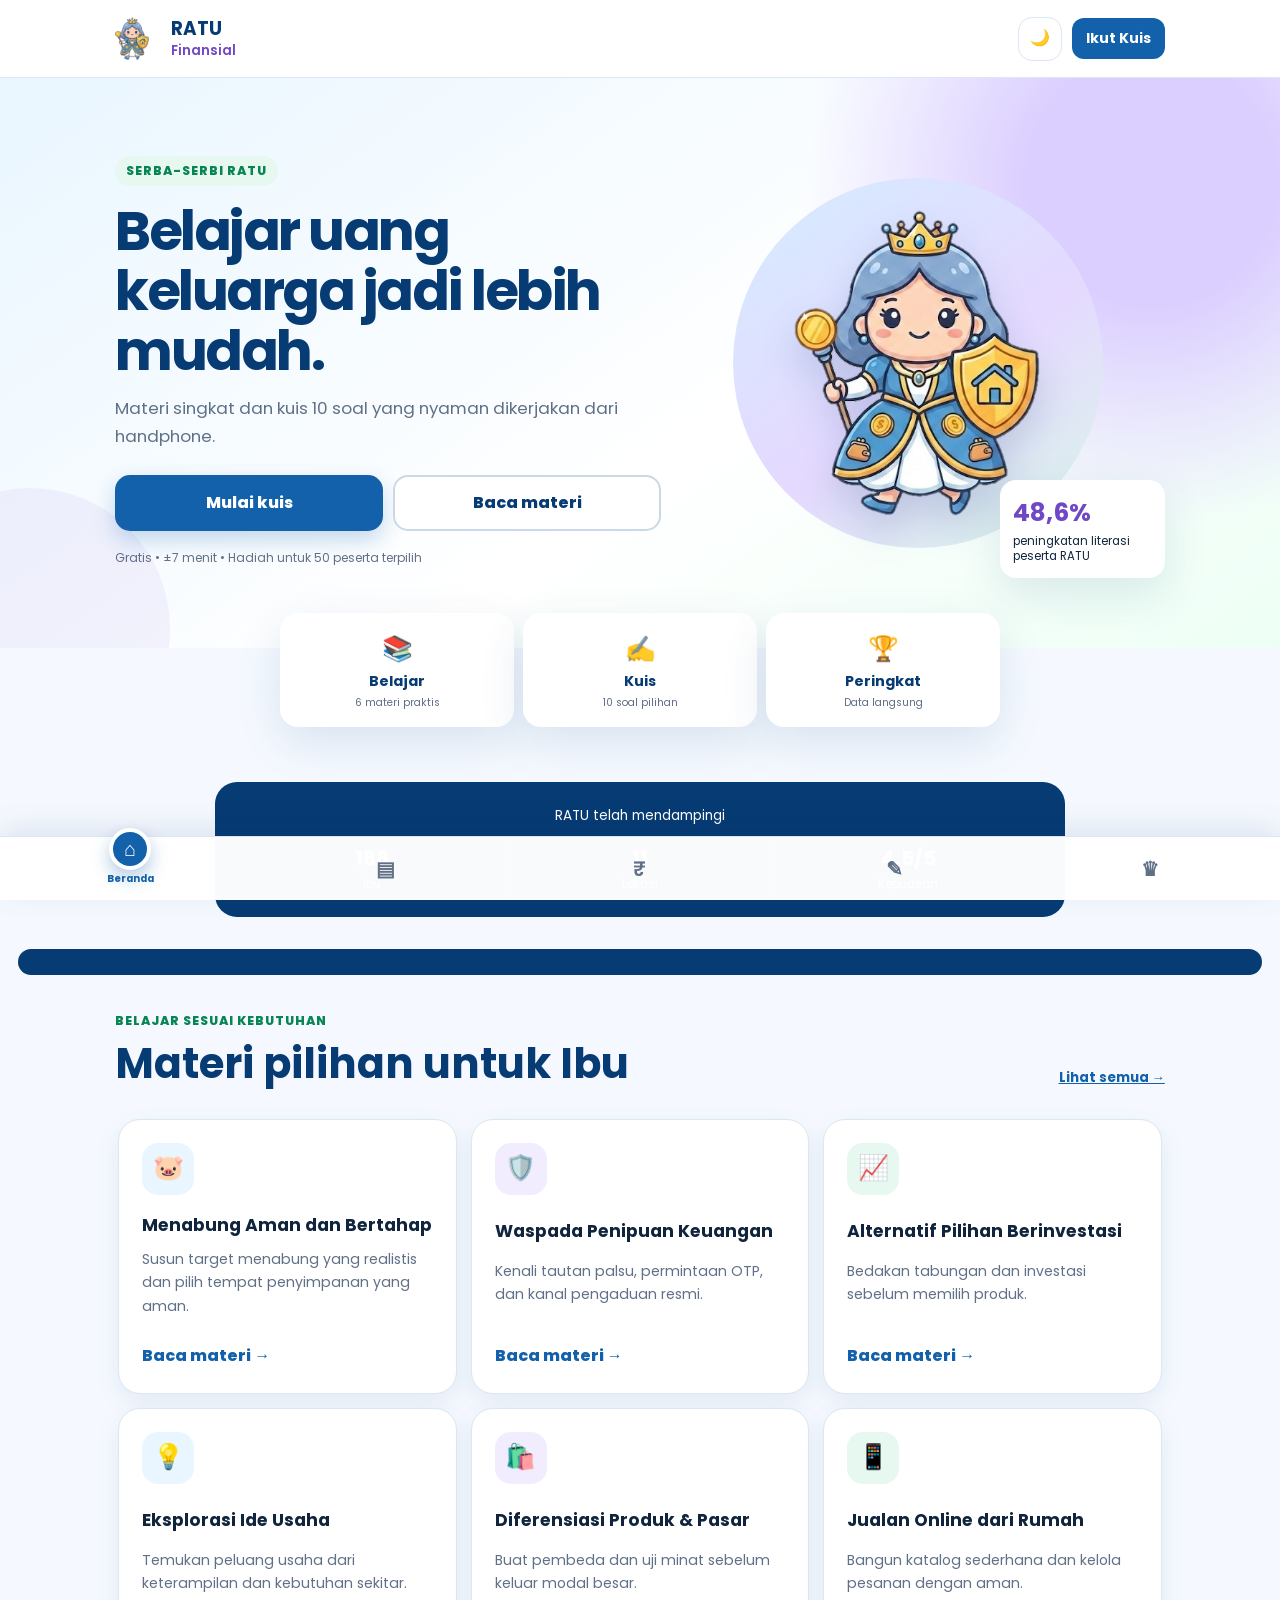
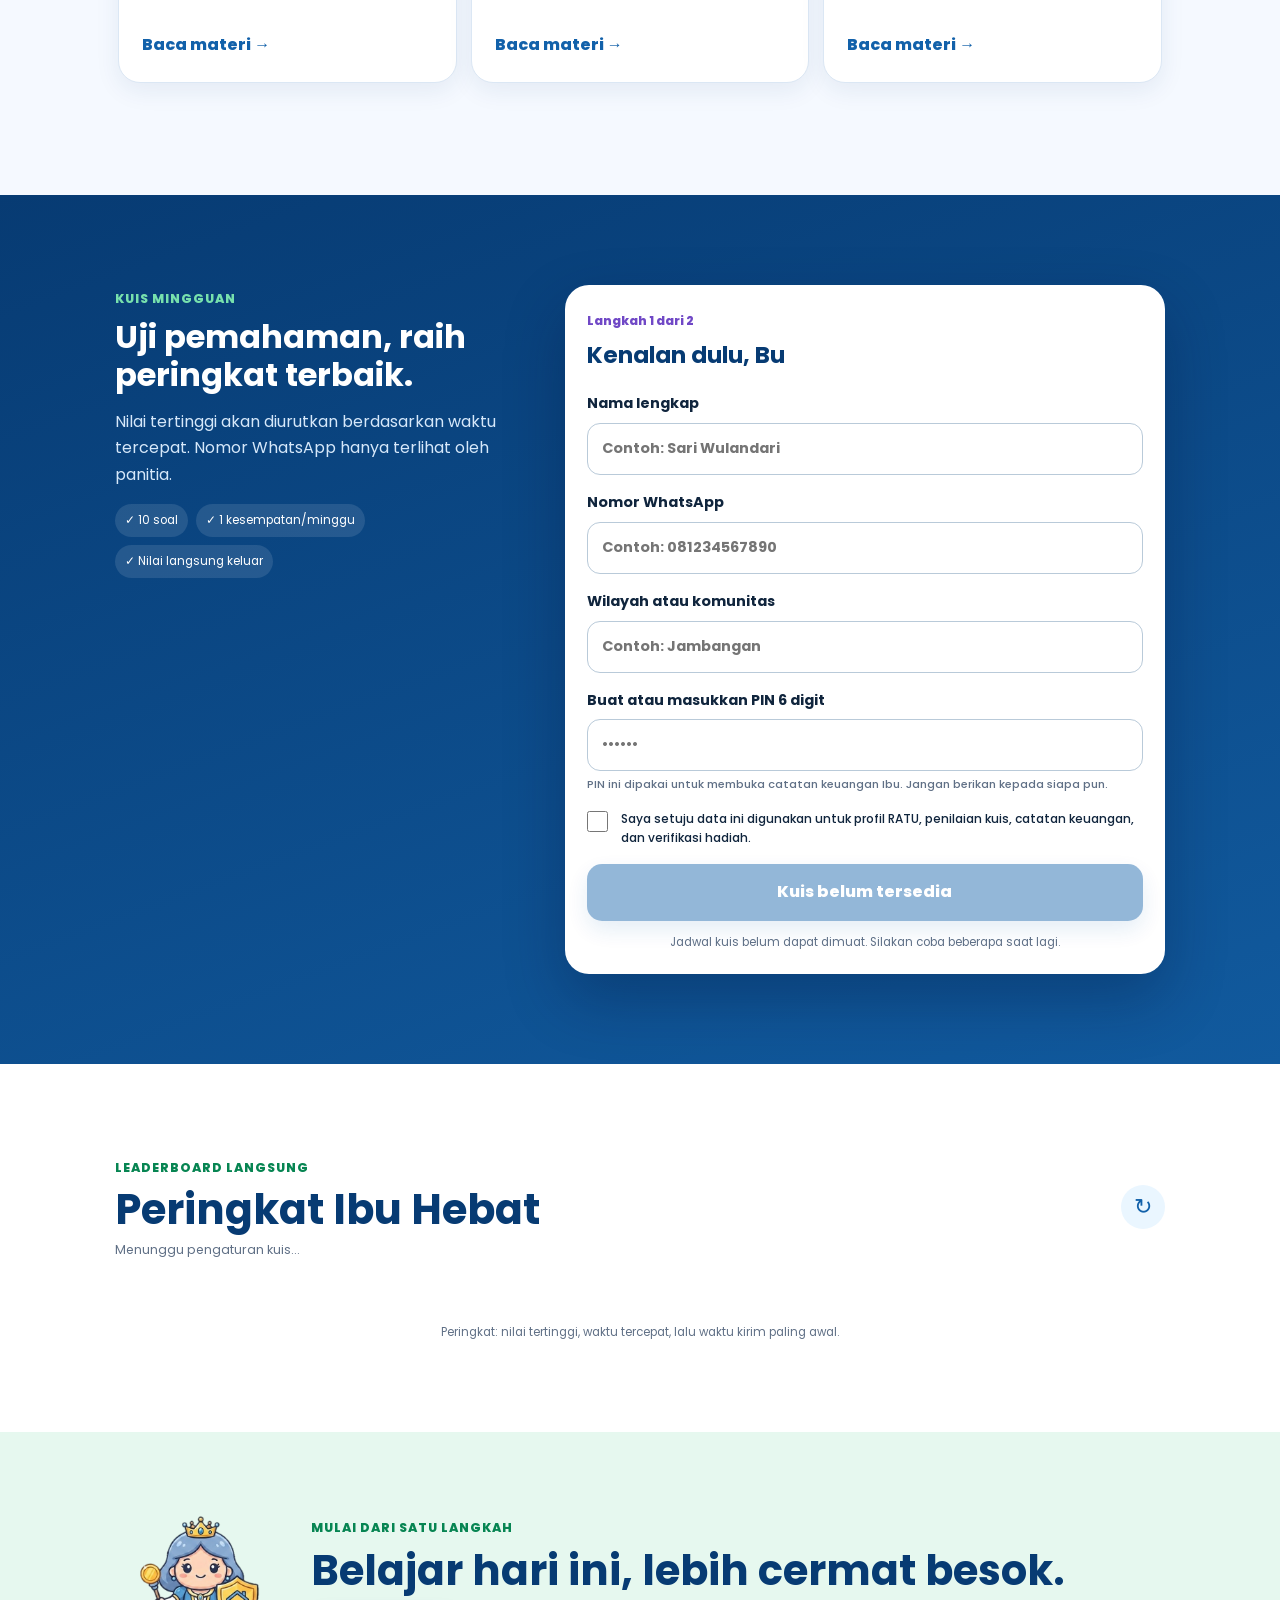
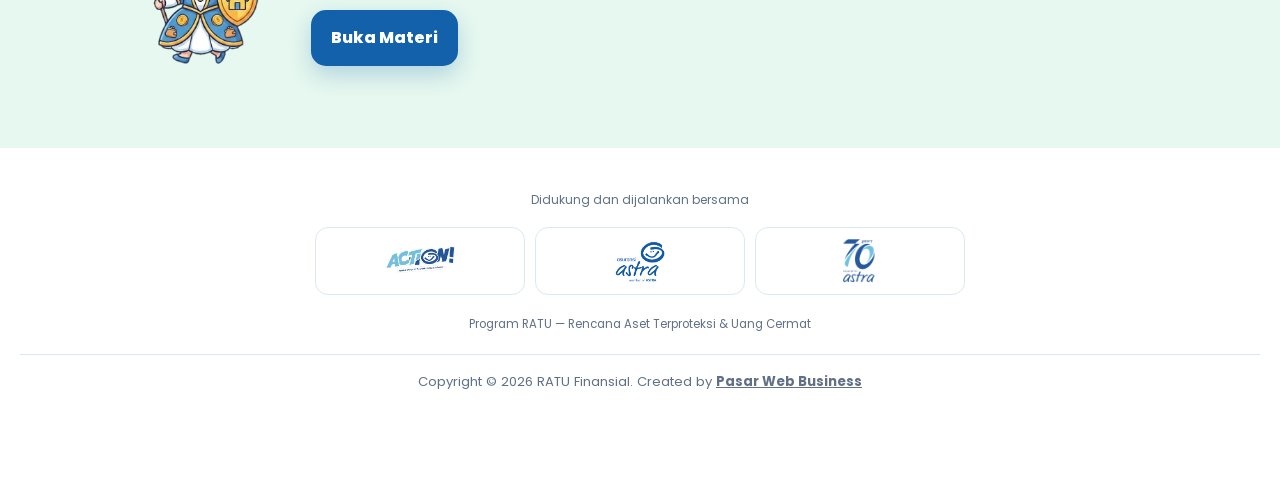
<file: index.html>
<!doctype html><html lang="id"><head><meta charset="utf-8"><meta name="viewport" content="width=device-width,initial-scale=1,viewport-fit=cover"><meta name="theme-color" content="#0b4f93"><meta name="description" content="Pelajari cara mengelola keuangan keluarga, ikuti kuis finansial mingguan, dan catat pemasukan serta pengeluaran bersama RATU Finansial."><meta name="keywords" content="literasi keuangan ibu, kuis finansial, keuangan keluarga, RATU Finansial"><meta name="author" content="RATU Finansial"><meta name="robots" content="index,follow,max-image-preview:large"><link rel="canonical" href="https://ratufinansial.vercel.app/"><meta property="og:type" content="website"><meta property="og:locale" content="id_ID"><meta property="og:site_name" content="RATU Finansial"><meta property="og:url" content="https://ratufinansial.vercel.app/"><meta property="og:title" content="RATU Finansial — Belajar Keuangan Keluarga"><meta property="og:description" content="Materi, kuis mingguan, leaderboard, dan catatan keuangan praktis untuk Ibu Indonesia."><meta name="twitter:card" content="summary"><meta name="twitter:title" content="RATU Finansial — Belajar Keuangan Keluarga"><meta name="twitter:description" content="Materi, kuis, dan catatan keuangan praktis untuk Ibu Indonesia."><title>RATU Finansial — Materi, Kuis &amp; Catatan Keuangan Ibu</title><link rel="icon" type="image/png" href="assets/mascot/ratu.png"><link rel="preconnect" href="https://fonts.googleapis.com"><link rel="preconnect" href="https://fonts.gstatic.com" crossorigin><link href="https://fonts.googleapis.com/css2?family=Poppins:wght@400;500;600;700;800&display=swap" rel="stylesheet"><link rel="stylesheet" href="styles.css"><script src="theme.js"></script><script type="application/ld+json">{"@context":"https://schema.org","@graph":[{"@type":"EducationalOrganization","@id":"https://ratufinansial.vercel.app/#organization","name":"RATU Finansial","url":"https://ratufinansial.vercel.app/","description":"Program literasi dan inklusi keuangan keluarga untuk Ibu Indonesia"},{"@type":"WebSite","@id":"https://ratufinansial.vercel.app/#website","url":"https://ratufinansial.vercel.app/","name":"RATU Finansial","inLanguage":"id-ID","publisher":{"@id":"https://ratufinansial.vercel.app/#organization"}}]}</script></head>
<body><a class="skip-link" href="#konten">Lewati ke konten</a><header class="topbar"><a class="brand" href="#beranda"><img src="assets/mascot/ratu.png" alt=""><span><strong>RATU</strong><small>Finansial</small></span></a><button class="theme-toggle" type="button" data-theme-toggle aria-label="Gunakan mode gelap">🌙</button><a class="top-cta" href="#kuis">Ikut Kuis</a></header><main id="konten">
<section id="beranda" class="hero"><div class="hero-copy"><span class="pill">Serba-Serbi RATU</span><h1>Belajar uang keluarga jadi lebih mudah.</h1><p>Materi singkat dan kuis 10 soal yang nyaman dikerjakan dari handphone.</p><div class="hero-actions"><a class="button primary" href="#kuis">Mulai kuis</a><a class="button ghost" href="materi/">Baca materi</a></div><small>Gratis • ±7 menit • Hadiah untuk 50 peserta terpilih</small></div><div class="hero-visual"><div class="orb"></div><img src="assets/mascot/ratu.png" alt="Maskot RATU membawa tongkat dan perisai"><div class="proof"><b>48,6%</b><span>peningkatan literasi peserta RATU</span></div></div></section>
<section class="quick-nav" aria-label="Menu utama"><a href="materi/"><span>📚</span><b>Belajar</b><small>6 materi praktis</small></a><a href="#kuis"><span>✍️</span><b>Kuis</b><small>10 soal pilihan</small></a><a href="#peringkat"><span>🏆</span><b>Peringkat</b><small>Data langsung</small></a></section><section class="impact"><p>RATU telah mendampingi</p><div><span><b>188</b>Ibu</span><span><b>11</b>Lokasi</span><span><b>4,5/5</b>Kepuasan</span></div></section>
<section id="materi" class="section"><header class="section-head"><div><span class="kicker">Belajar sesuai kebutuhan</span><h2>Materi pilihan untuk Ibu</h2></div><a href="materi/">Lihat semua →</a></header><div class="lesson-scroll" id="lesson-grid"></div></section>
<section id="kuis" class="quiz-section"><div class="quiz-copy"><span class="kicker light">Kuis mingguan</span><h2>Uji pemahaman, raih peringkat terbaik.</h2><p>Nilai tertinggi akan diurutkan berdasarkan waktu tercepat. Nomor WhatsApp hanya terlihat oleh panitia.</p><div class="quiz-facts"><span>✓ 10 soal</span><span>✓ 1 kesempatan/minggu</span><span>✓ Nilai langsung keluar</span></div></div><form id="quiz-form" class="quiz-card"><div id="identity-step"><div class="step-title"><span>Langkah 1 dari 2</span><h3>Kenalan dulu, Bu</h3></div><label>Nama lengkap<input name="name" autocomplete="name" required maxlength="50" placeholder="Contoh: Sari Wulandari"></label><label>Nomor WhatsApp<input name="phone" inputmode="tel" autocomplete="tel" required pattern="[0-9+ -]{9,18}" placeholder="Contoh: 081234567890"></label><label>Wilayah atau komunitas<input name="community" required maxlength="50" placeholder="Contoh: Jambangan"></label><label>Buat atau masukkan PIN 6 digit<input name="pin" type="password" inputmode="numeric" autocomplete="current-password" required pattern="[0-9]{6}" maxlength="6" placeholder="••••••"><small class="field-help">PIN ini dipakai untuk membuka catatan keuangan Ibu. Jangan berikan kepada siapa pun.</small></label><label class="consent"><input type="checkbox" name="consent" required><span>Saya setuju data ini digunakan untuk profil RATU, penilaian kuis, catatan keuangan, dan verifikasi hadiah.</span></label><button class="button primary full" type="button" id="start-quiz">Mulai Mengerjakan</button><p class="form-note">Data pribadi tidak ditampilkan lengkap di leaderboard.</p></div><div id="question-step" hidden><div class="quiz-progress"><div><span id="progress-label">Soal 1 dari 10</span><b>Pilih satu jawaban</b></div><progress id="progress" value="1" max="10"></progress></div><fieldset><legend id="question-text"></legend><div id="answer-options"></div></fieldset><button class="button primary full" type="button" id="next-question" disabled>Lanjut</button></div><div id="submit-step" class="loading-state" hidden aria-live="polite"><span class="spinner"></span><h3>Menyimpan nilai Ibu…</h3><p>Mohon jangan tutup halaman.</p></div><div id="result-step" class="result" hidden aria-live="polite"></div></form></section>
<section id="peringkat" class="section leaderboard-section"><header class="section-head"><div><span class="kicker">Leaderboard langsung</span><h2>Peringkat Ibu Hebat</h2><p id="leaderboard-status">Mengambil data terbaru…</p></div><button id="refresh-leaderboard" class="icon-button" type="button" aria-label="Perbarui leaderboard">↻</button></header><div class="podium" id="podium"></div><div class="rank-list" id="leaderboard-body"></div><p class="data-note">Peringkat: nilai tertinggi, waktu tercepat, lalu waktu kirim paling awal.</p></section>
<section class="closing"><img src="assets/mascot/ratu.png" alt="Maskot RATU"><div><span class="kicker">Mulai dari satu langkah</span><h2>Belajar hari ini, lebih cermat besok.</h2><a class="button primary" href="materi/">Buka Materi</a></div></section></main>
<footer><div class="partner-title">Didukung dan dijalankan bersama</div><div class="footer-logos"><span class="logo-box"><img src="assets/logos/action.png" alt="ACTION"></span><span class="logo-box"><img src="assets/logos/asuransi-astra.png" alt="Asuransi Astra member of Astra"></span><span class="logo-box"><img src="assets/logos/70th-astra.png" alt="70 tahun Asuransi Astra"></span></div><p>Program RATU — Rencana Aset Terproteksi &amp; Uang Cermat</p><p class="copyright">Copyright © 2026 RATU Finansial. Created by <a href="https://pasarweb.vercel.app" target="_blank" rel="noopener noreferrer">Pasar Web Business</a></p></footer><nav class="bottom-nav" aria-label="Navigasi ponsel"><a href="#beranda"><span>⌂</span>Beranda</a><a href="materi/"><span>▤</span>Materi</a><a class="quiz-nav" href="#kuis"><span>✎</span>Kuis</a><a href="#peringkat"><span>♛</span>Peringkat</a></nav><div id="toast" role="status" aria-live="polite"></div><script src="app.js"></script></body></html>
</file>
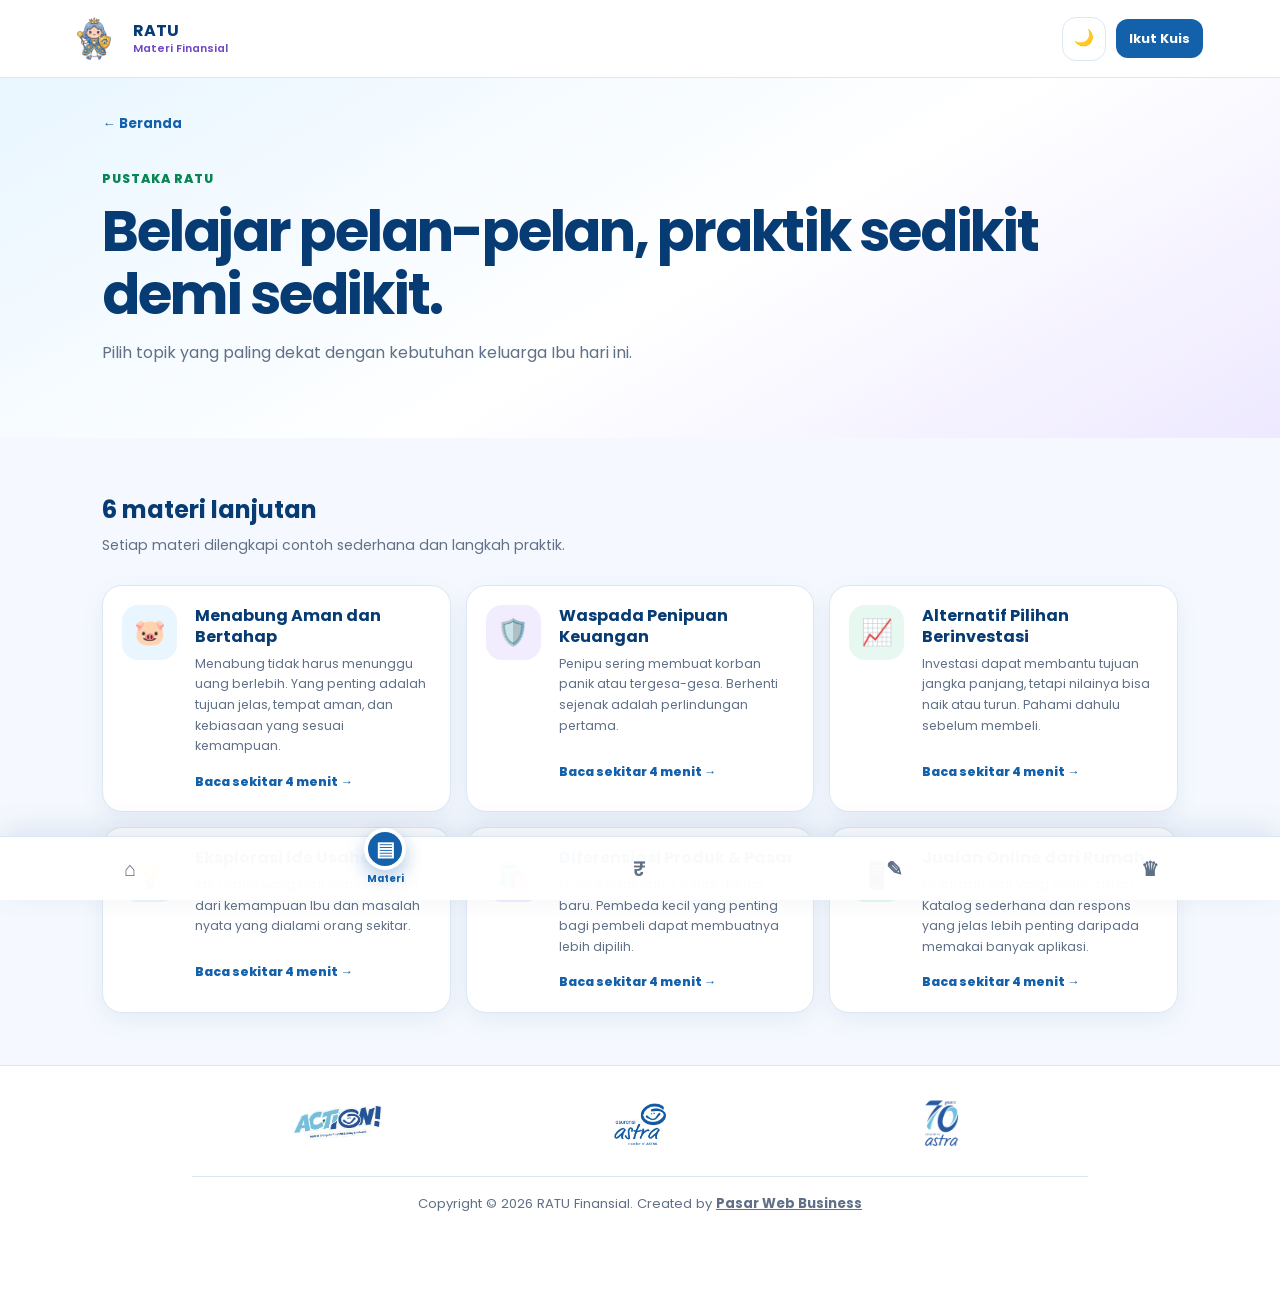
<file: materi/index.html>
<!doctype html><html lang="id"><head><meta charset="utf-8"><meta name="viewport" content="width=device-width,initial-scale=1,viewport-fit=cover"><meta name="theme-color" content="#0b4f93"><meta name="description" content="Materi praktis RATU Finansial untuk menabung, menghindari penipuan, berinvestasi, dan membangun usaha dari rumah."><meta name="robots" content="index,follow,max-image-preview:large"><link rel="canonical" href="https://ratufinansial.vercel.app/materi/"><meta property="og:type" content="website"><meta property="og:locale" content="id_ID"><meta property="og:site_name" content="RATU Finansial"><meta property="og:url" content="https://ratufinansial.vercel.app/materi/"><meta property="og:title" content="Materi Keuangan Keluarga | RATU Finansial"><meta property="og:description" content="Enam panduan praktis tentang tabungan, keamanan keuangan, investasi, dan usaha dari rumah."><title>Materi Keuangan Keluarga | RATU Finansial</title><link rel="icon" type="image/png" href="../assets/mascot/ratu.png"><link rel="preconnect" href="https://fonts.googleapis.com"><link rel="preconnect" href="https://fonts.gstatic.com" crossorigin><link href="https://fonts.googleapis.com/css2?family=Poppins:wght@400;500;600;700;800&display=swap" rel="stylesheet"><link rel="stylesheet" href="../styles.css"><link rel="stylesheet" href="materi.css"><script src="../theme.js"></script></head><body><header class="reader-header"><a href="../index.html" class="reader-brand"><img src="../assets/mascot/ratu.png" alt=""><span><b>RATU</b><small>Materi Finansial</small></span></a><button class="theme-toggle" type="button" data-theme-toggle aria-label="Gunakan mode gelap">🌙</button><a class="quiz-link" href="../index.html#kuis">Ikut Kuis</a></header><main><section class="catalog-hero"><a class="back-link" href="../index.html">← Beranda</a><span class="kicker">Pustaka RATU</span><h1>Belajar pelan-pelan, praktik sedikit demi sedikit.</h1><p>Pilih topik yang paling dekat dengan kebutuhan keluarga Ibu hari ini.</p></section><section class="catalog"><div class="catalog-head"><h2>6 materi lanjutan</h2><p>Setiap materi dilengkapi contoh sederhana dan langkah praktik.</p></div><div id="catalog-grid" class="catalog-grid"></div></section></main><footer class="reader-footer"><img src="../assets/logos/action.png" alt="ACTION"><img src="../assets/logos/asuransi-astra.png" alt="Asuransi Astra"><img src="../assets/logos/70th-astra.png" alt="70 tahun Asuransi Astra"><p class="copyright">Copyright © 2026 RATU Finansial. Created by <a href="https://pasarweb.vercel.app" target="_blank" rel="noopener noreferrer">Pasar Web Business</a></p></footer><script src="materi.js"></script><script>renderCatalog()</script></body></html>
</file>
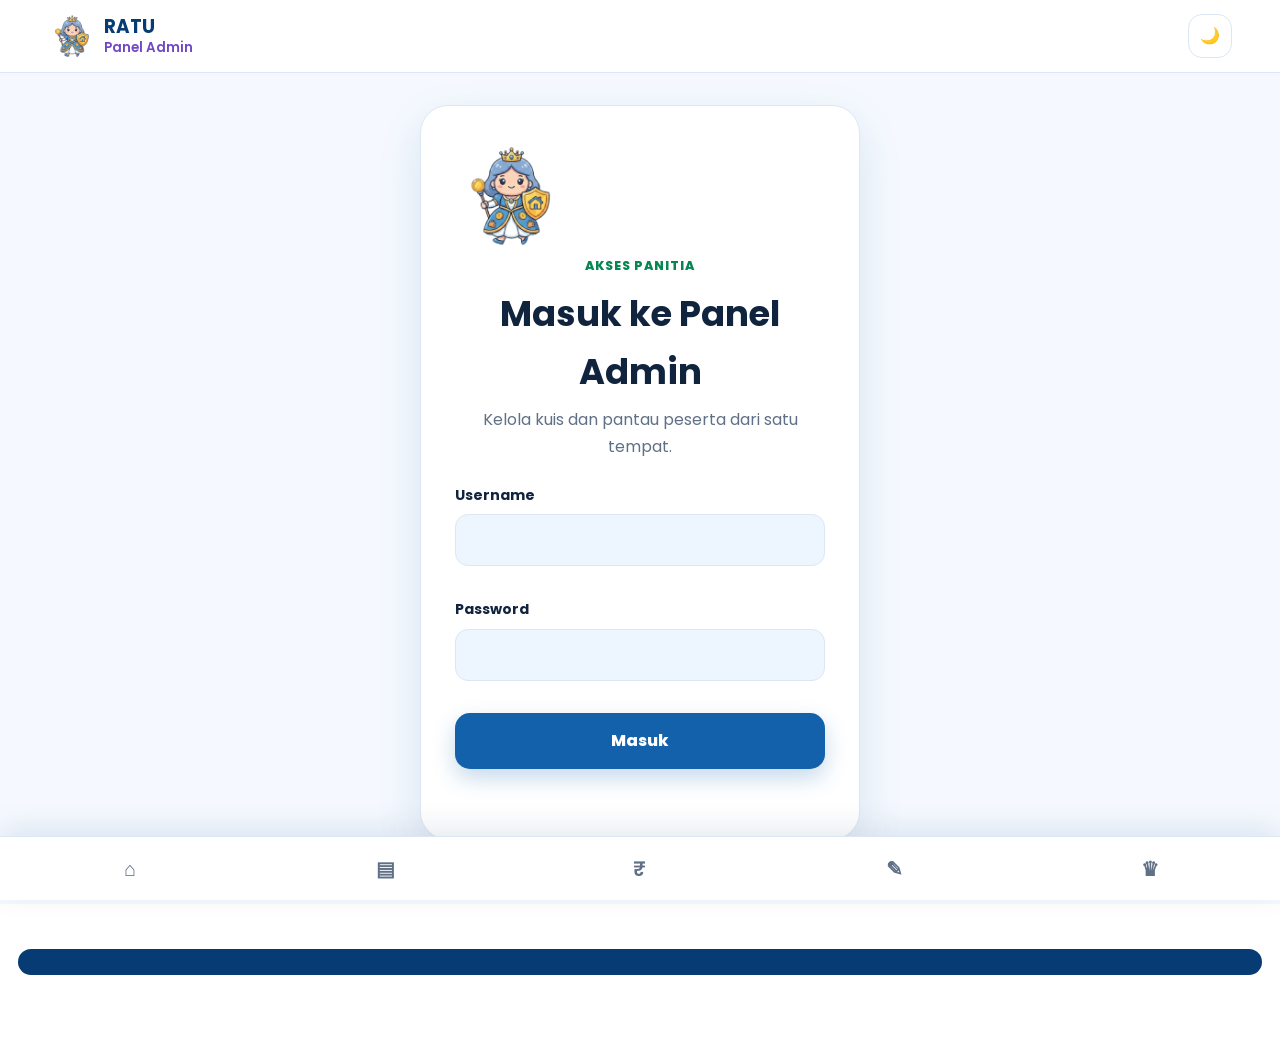
<file: admin.html>
<!doctype html><html lang="id"><head><meta charset="utf-8"><meta name="viewport" content="width=device-width,initial-scale=1,viewport-fit=cover"><meta name="theme-color" content="#0b4f93"><meta name="robots" content="noindex,nofollow,noarchive"><title>Admin | RATU Finansial</title><link rel="icon" type="image/png" href="assets/mascot/ratu.png"><link rel="preconnect" href="https://fonts.googleapis.com"><link rel="preconnect" href="https://fonts.gstatic.com" crossorigin><link href="https://fonts.googleapis.com/css2?family=Poppins:wght@400;500;600;700;800&display=swap" rel="stylesheet"><link rel="stylesheet" href="styles.css"><link rel="stylesheet" href="admin.css"><script src="theme.js"></script></head><body class="admin-body"><header class="admin-topbar"><a class="brand" href="index.html"><img src="assets/mascot/ratu.png" alt=""><span><strong>RATU</strong><small>Panel Admin</small></span></a><div class="admin-actions"><button class="theme-toggle" type="button" data-theme-toggle aria-label="Gunakan mode gelap">🌙</button><button id="logout" class="button ghost compact" type="button" hidden>Keluar</button></div></header><main class="admin-main"><section id="login-view" class="login-shell"><div class="login-card"><img src="assets/mascot/ratu.png" alt="Maskot RATU"><span class="kicker">Akses Panitia</span><h1>Masuk ke Panel Admin</h1><p>Kelola kuis dan pantau peserta dari satu tempat.</p><form id="login-form"><label>Username<input name="username" autocomplete="username" required></label><label>Password<input name="password" type="password" autocomplete="current-password" required></label><button class="button primary full" type="submit">Masuk</button><p id="login-error" class="form-error" role="alert"></p></form></div></section><section id="dashboard-view" hidden><header class="dashboard-heading"><div><span class="kicker">Kontrol Mingguan</span><h1>Dashboard RATU Finansial</h1><p id="sync-status">Memuat data terbaru…</p></div><button id="refresh-admin" class="button ghost" type="button">Perbarui data</button></header><div class="stat-grid"><article><span>Total peserta</span><strong id="stat-total">0</strong></article><article><span>Peserta valid</span><strong id="stat-valid">0</strong></article><article><span>Perlu ditinjau</span><strong id="stat-review">0</strong></article><article><span>Nilai rata-rata</span><strong id="stat-average">0</strong></article></div><div class="admin-grid"><section class="admin-panel settings-panel"><div class="panel-heading"><div><span class="kicker">Pengaturan Kuis</span><h2>Jadwal dan soal</h2></div><span id="quiz-state" class="status-chip">—</span></div><form id="settings-form"><div class="form-grid"><label>Periode/minggu<input name="week" required maxlength="20" placeholder="2026-W36"></label><label>Jumlah soal<input name="questionCount" type="number" min="1" max="30" required></label><label>Mulai kuis<input name="openAt" type="datetime-local" required></label><label>Tutup kuis<input name="closeAt" type="datetime-local" required></label></div><div class="questions-head"><div><h3>Daftar soal</h3><p>Pilih jawaban benar pada setiap soal.</p></div><button id="add-question" class="button ghost compact" type="button">+ Tambah soal</button></div><div id="question-editor"></div><button class="button primary" type="submit">Simpan dan terapkan</button><p id="settings-message" class="form-note" role="status"></p></form></section><section class="admin-panel"><div class="panel-heading"><div><span class="kicker">Peringkat</span><h2>Leaderboard keseluruhan</h2></div></div><div id="admin-leaderboard" class="admin-rank-list"></div></section></div><section class="admin-panel participants-panel"><div class="panel-heading"><div><span class="kicker">Data Peserta</span><h2>Ibu-ibu yang mengikuti kuis</h2></div><input id="participant-search" type="search" placeholder="Cari nama, nomor, atau komunitas" aria-label="Cari peserta"></div><div class="table-wrap"><table><thead><tr><th>Waktu</th><th>Nama</th><th>WhatsApp</th><th>Komunitas</th><th>Nilai</th><th>Durasi</th><th>Status</th><th>Aksi</th></tr></thead><tbody id="participant-body"></tbody></table></div></section></section></main><footer class="admin-footer"><p>Copyright © 2026 RATU Finansial. Created by <a href="https://pasarweb.vercel.app" target="_blank" rel="noopener noreferrer">Pasar Web Business</a></p></footer><dialog id="participant-dialog" class="participant-dialog"><form id="participant-form" method="dialog"><div class="dialog-heading"><div><span class="kicker">Kelola Peserta</span><h2>Edit hasil kuis</h2></div><button class="dialog-close" type="button" data-close-dialog aria-label="Tutup">×</button></div><input name="participantId" type="hidden"><label>Nama lengkap<input name="name" required maxlength="50"></label><label>Nomor WhatsApp<input name="phone" inputmode="tel" required pattern="[0-9+ -]{9,18}"></label><label>Nilai<input name="score" type="number" min="0" max="100" step="1" required></label><div class="dialog-actions"><button id="delete-participant" class="button danger" type="button">Hapus peserta</button><button class="button primary" type="submit">Simpan perubahan</button></div><p id="participant-message" class="form-error" role="alert"></p></form></dialog><div id="toast" role="status" aria-live="polite"></div><script src="admin.js"></script></body></html>
</file>
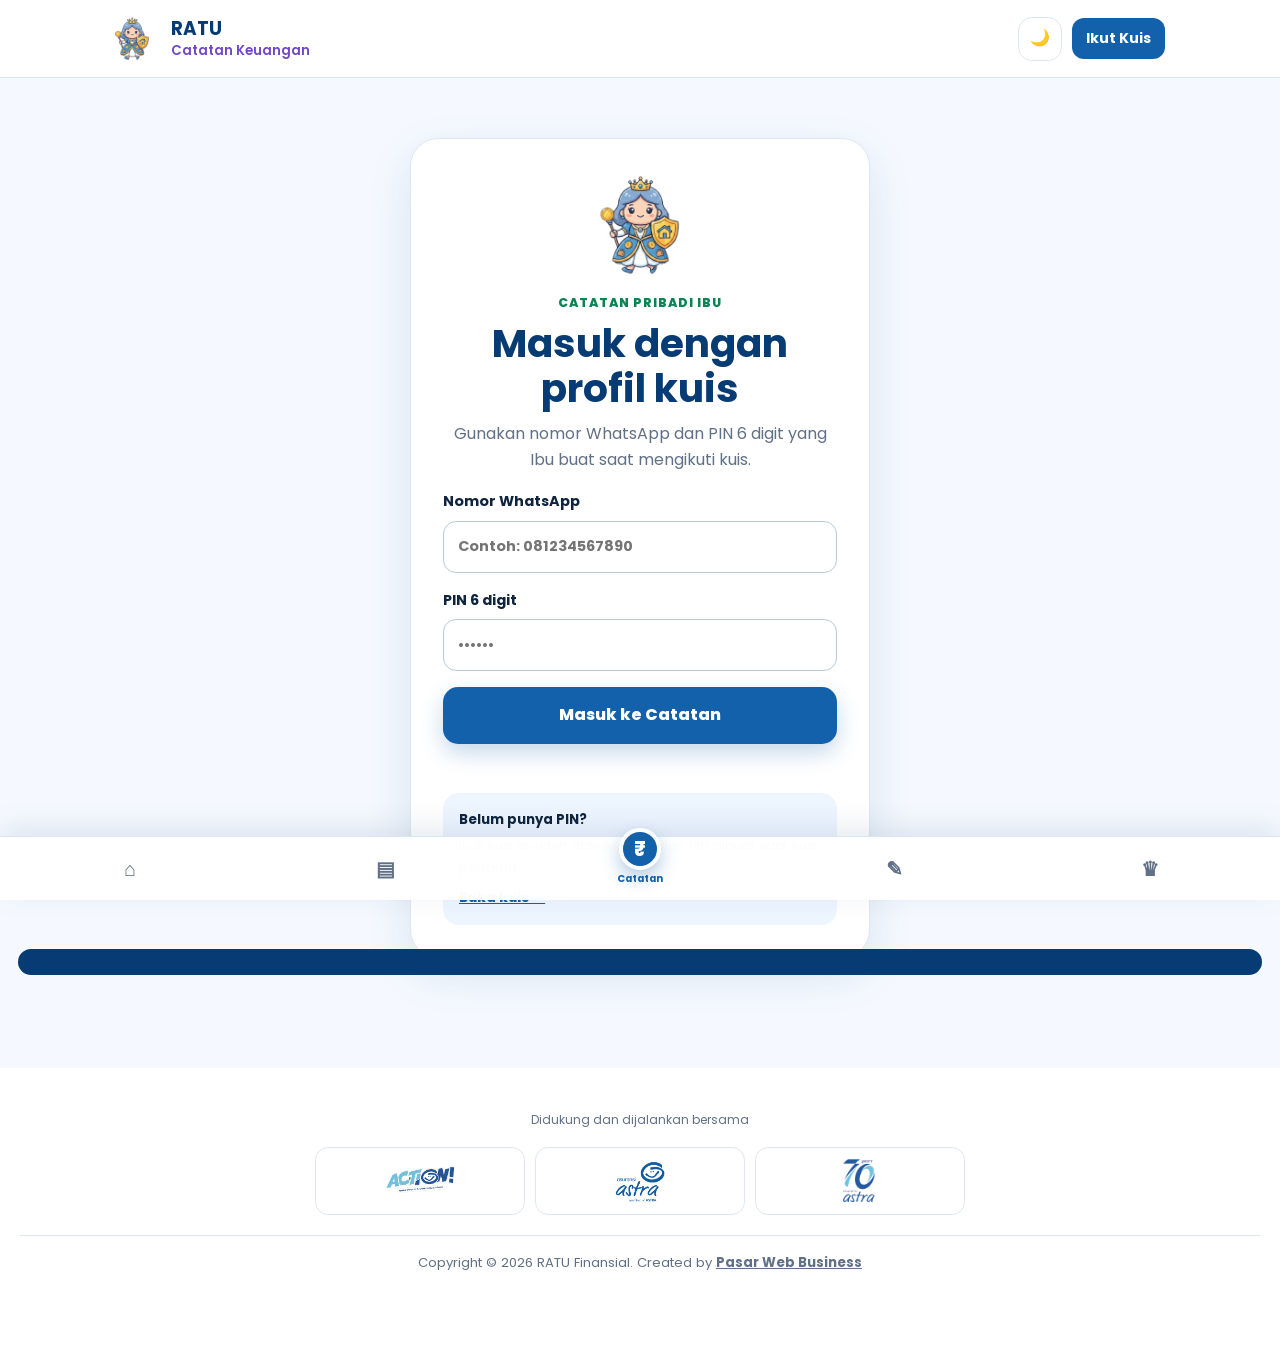
<file: catatan.html>
<!doctype html>
<html lang="id">
<head>
  <meta charset="utf-8">
  <meta name="viewport" content="width=device-width,initial-scale=1,viewport-fit=cover">
  <meta name="theme-color" content="#0b4f93">
  <meta name="description" content="Catat pemasukan dan pengeluaran keluarga serta lihat ringkasan keuangan otomatis bersama RATU Finansial.">
  <meta name="robots" content="index,follow,max-image-preview:large"><link rel="canonical" href="https://ratufinansial.vercel.app/catatan.html"><meta property="og:type" content="website"><meta property="og:locale" content="id_ID"><meta property="og:site_name" content="RATU Finansial"><meta property="og:url" content="https://ratufinansial.vercel.app/catatan.html"><meta property="og:title" content="Catatan Keuangan Keluarga | RATU Finansial"><meta property="og:description" content="Catat pemasukan dan pengeluaran keluarga serta lihat ringkasan bulanan otomatis.">
  <title>Catatan Keuangan Keluarga | RATU Finansial</title>
  <link rel="icon" type="image/png" href="assets/mascot/ratu.png">
  <link rel="preconnect" href="https://fonts.googleapis.com">
  <link rel="preconnect" href="https://fonts.gstatic.com" crossorigin>
  <link href="https://fonts.googleapis.com/css2?family=Poppins:wght@400;500;600;700;800&display=swap" rel="stylesheet">
  <link rel="stylesheet" href="styles.css?v=20260906">
  <link rel="stylesheet" href="catatan.css?v=20260906-3">
  <script src="theme.js"></script>
</head>
<body>
  <header class="topbar">
    <a class="brand" href="index.html"><img src="assets/mascot/ratu.png" alt="Maskot RATU"><span><strong>RATU</strong><small>Catatan Keuangan</small></span></a>
    <button class="theme-toggle" type="button" data-theme-toggle aria-label="Gunakan mode gelap">🌙</button>
    <a class="top-cta" id="header-action" href="index.html#kuis">Ikut Kuis</a>
  </header>

  <main class="finance-main">
    <section id="profile-gate" class="profile-gate">
      <article class="profile-card">
        <img src="assets/mascot/ratu.png" alt="Maskot RATU">
        <span class="kicker">Catatan Pribadi Ibu</span>
        <h1>Masuk dengan profil kuis</h1>
        <p>Gunakan nomor WhatsApp dan PIN 6 digit yang Ibu buat saat mengikuti kuis.</p>
        <form id="profile-login-form">
          <label>Nomor WhatsApp<input name="phone" inputmode="tel" autocomplete="tel" required pattern="[0-9+ -]{9,18}" placeholder="Contoh: 081234567890"></label>
          <label>PIN 6 digit<input name="pin" type="password" inputmode="numeric" autocomplete="current-password" required pattern="[0-9]{6}" maxlength="6" placeholder="••••••"></label>
          <button class="button primary full" type="submit">Masuk ke Catatan</button>
          <p id="profile-error" class="profile-message" role="alert"></p>
        </form>
        <div class="profile-help"><b>Belum punya PIN?</b><span>Ikuti kuis terlebih dahulu. Profil dan PIN dibuat saat kuis pertama.</span><a href="index.html#kuis">Buka kuis →</a></div>
      </article>
    </section>

    <div id="finance-app" hidden>
      <section class="profile-strip"><div><span>Catatan milik</span><strong id="profile-name">Ibu RATU</strong><small id="profile-phone"></small></div><button id="profile-logout" class="button ghost compact" type="button">Keluar</button></section>
      <section class="finance-hero"><div><span class="pill">Dompet Keluarga</span><h1>Uang lebih mudah dipahami saat rutin dicatat.</h1><p>Catat pemasukan dan belanja harian. RATU akan merangkum kondisi keuangan Ibu secara otomatis.</p><div class="privacy-note">🔒 Tersimpan aman pada profil Ibu.</div></div><img src="assets/mascot/ratu.png" alt="Maskot RATU membantu mencatat keuangan"></section>
      <section class="summary-grid" aria-label="Ringkasan keuangan"><article class="summary-card income"><span>Pemasukan</span><strong id="total-income">Rp0</strong><small>Bulan ini</small></article><article class="summary-card expense"><span>Pengeluaran</span><strong id="total-expense">Rp0</strong><small>Bulan ini</small></article><article class="summary-card balance"><span>Sisa uang</span><strong id="total-balance">Rp0</strong><small id="balance-label">Tetap semangat, Bu</small></article></section>
      <section class="finance-grid">
        <article id="form-catatan" class="finance-panel entry-panel"><span class="kicker">Catatan Baru</span><h2>Hari ini ada transaksi apa?</h2><form id="finance-form"><div class="type-switch"><label><input type="radio" name="type" value="expense" checked><span>Pengeluaran</span></label><label><input type="radio" name="type" value="income"><span>Pemasukan</span></label></div><label>Jumlah uang<div class="money-input"><span>Rp</span><input name="amount" type="text" inputmode="numeric" autocomplete="off" maxlength="17" required placeholder="100.000" aria-describedby="amount-help"></div><small id="amount-help" class="field-help">Ketik angka saja, contoh 100000.</small></label><div class="field-pair"><label>Kategori<select name="category" required><option value="Belanja dapur">Belanja dapur</option><option value="Tagihan">Tagihan</option><option value="Transportasi">Transportasi</option><option value="Pendidikan">Pendidikan</option><option value="Kesehatan">Kesehatan</option><option value="Usaha">Usaha</option><option value="Gaji/Pendapatan">Gaji/Pendapatan</option><option value="Lainnya">Lainnya</option></select></label><label>Tanggal<input name="date" type="date" required></label></div><label>Catatan singkat<input name="note" maxlength="80" placeholder="Contoh: belanja sayur mingguan"></label><button class="button primary full" type="submit">Simpan catatan</button><p id="finance-message" class="profile-message" role="status"></p></form></article>
        <article class="finance-panel insight-panel"><span class="kicker">Ringkasan Otomatis</span><h2>Gambaran bulan ini</h2><div class="saving-meter"><div><span>Persentase uang tersisa</span><strong id="saving-rate">0%</strong></div><progress id="saving-progress" max="100" value="0"></progress></div><div id="financial-insight" class="insight-box"><span>💙</span><p>Tambahkan catatan pertama untuk melihat ringkasan keuangan Ibu.</p></div><div class="top-category"><span>Pengeluaran terbesar</span><strong id="top-category">Belum ada</strong></div></article>
      </section>
      <section class="finance-panel history-panel"><div class="history-head"><div><span class="kicker">Riwayat</span><h2>Catatan terbaru</h2></div><input id="month-filter" type="month" aria-label="Pilih bulan"></div><div id="finance-history" class="finance-history"></div></section>
    </div>
  </main>

  <footer><div class="partner-title">Didukung dan dijalankan bersama</div><div class="footer-logos"><span class="logo-box"><img src="assets/logos/action.png" alt="ACTION"></span><span class="logo-box"><img src="assets/logos/asuransi-astra.png" alt="Asuransi Astra"></span><span class="logo-box"><img src="assets/logos/70th-astra.png" alt="70 tahun Asuransi Astra"></span></div><p class="copyright">Copyright © 2026 RATU Finansial. Created by <a href="https://pasarweb.vercel.app" target="_blank" rel="noopener noreferrer">Pasar Web Business</a></p></footer>
  <div id="toast" role="status" aria-live="polite"></div>
  <script src="navigation.js"></script><script src="catatan.js"></script>
</body>
</html>
</file>
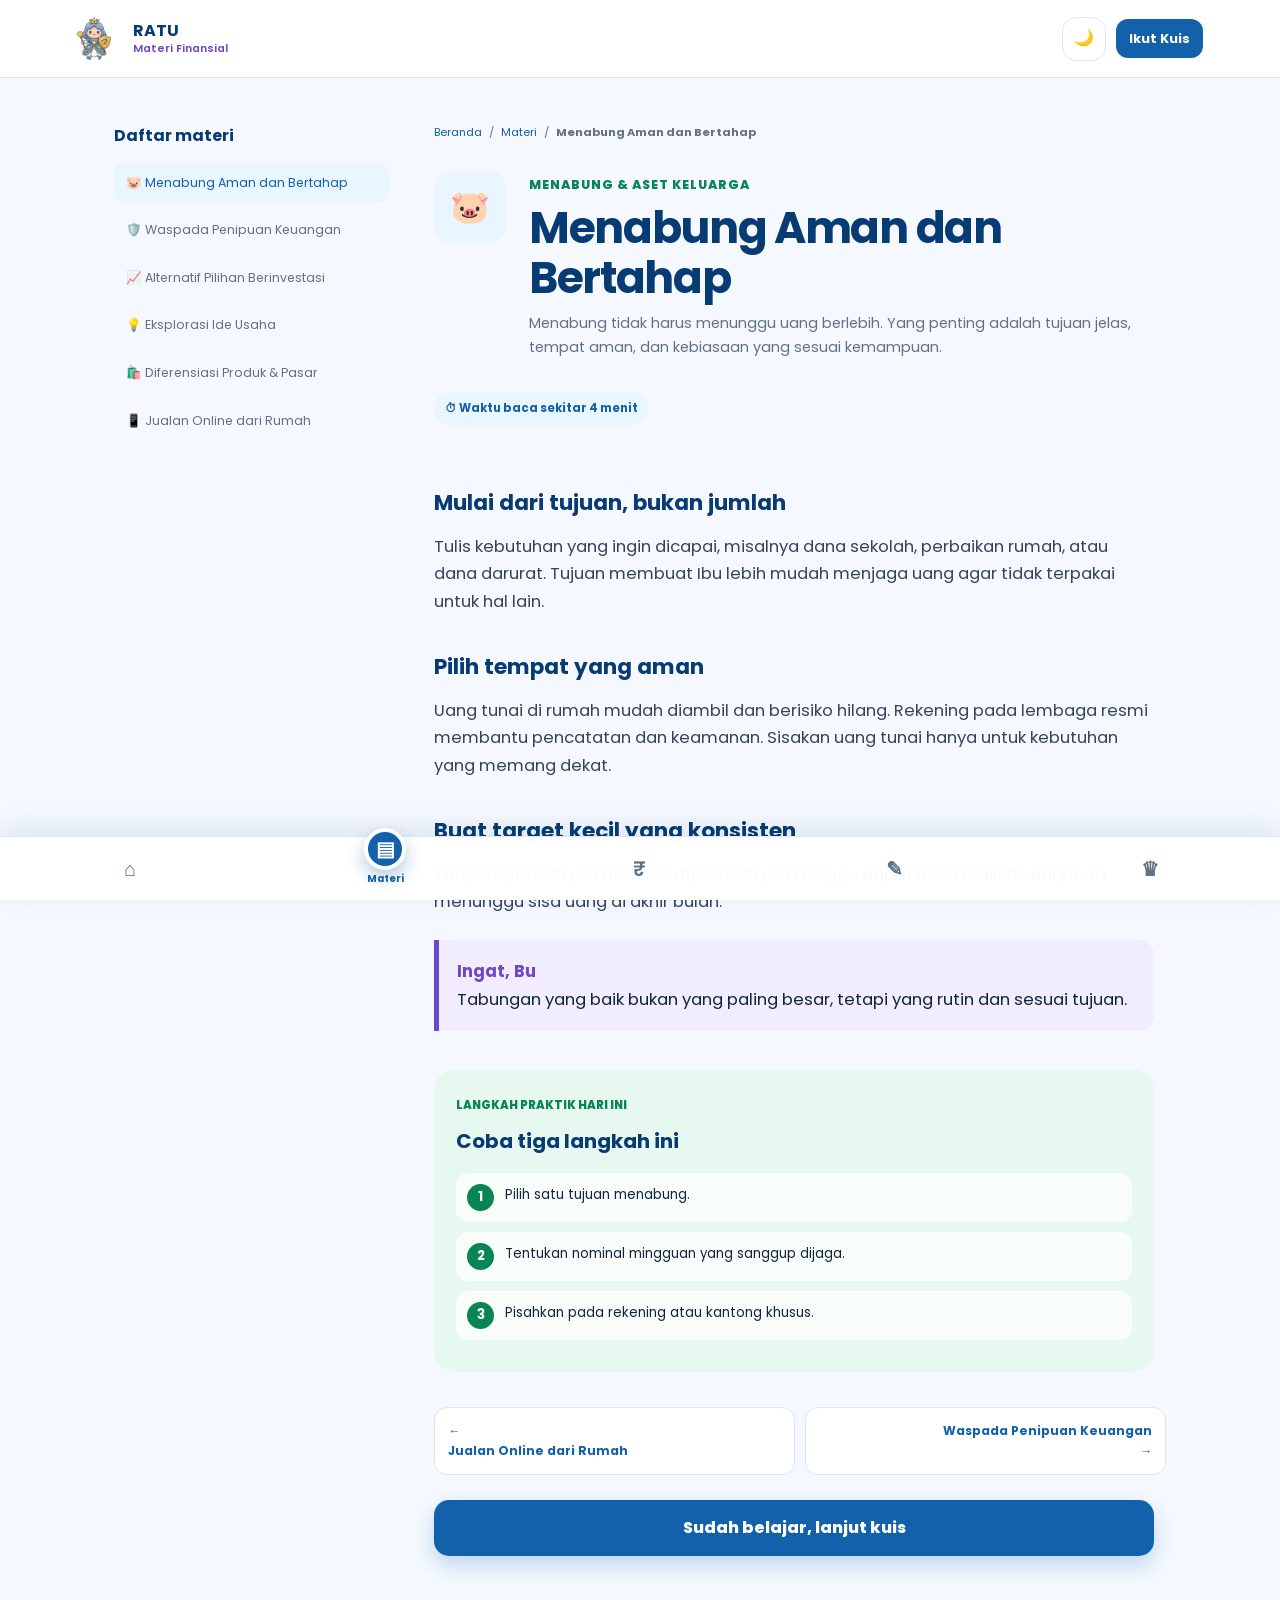
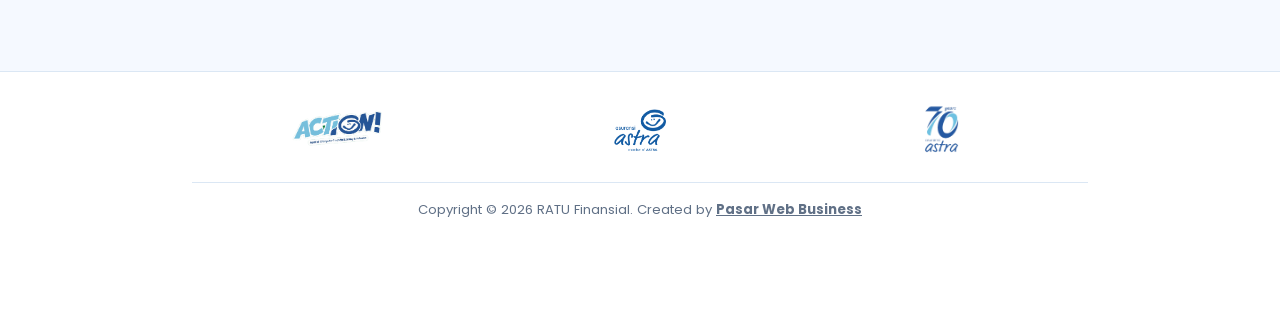
<file: materi/detail.html>
<!doctype html><html lang="id"><head><meta charset="utf-8"><meta name="viewport" content="width=device-width,initial-scale=1,viewport-fit=cover"><meta name="theme-color" content="#0b4f93"><meta name="description" content="Panduan praktis literasi keuangan keluarga dari RATU Finansial."><meta name="robots" content="index,follow,max-image-preview:large"><link id="canonical-url" rel="canonical" href="https://ratufinansial.vercel.app/materi/detail.html?id=menabung-aman"><meta property="og:type" content="article"><meta property="og:locale" content="id_ID"><meta property="og:site_name" content="RATU Finansial"><meta id="og-url" property="og:url" content="https://ratufinansial.vercel.app/materi/detail.html?id=menabung-aman"><meta id="og-title" property="og:title" content="Menabung Aman dan Bertahap | RATU Finansial"><meta id="og-description" property="og:description" content="Panduan praktis literasi keuangan keluarga dari RATU Finansial."><title>Materi Praktis | RATU Finansial</title><link rel="icon" type="image/png" href="../assets/mascot/ratu.png"><link rel="preconnect" href="https://fonts.googleapis.com"><link rel="preconnect" href="https://fonts.gstatic.com" crossorigin><link href="https://fonts.googleapis.com/css2?family=Poppins:wght@400;500;600;700;800&display=swap" rel="stylesheet"><link rel="stylesheet" href="../styles.css"><link rel="stylesheet" href="materi.css"><script src="../theme.js"></script></head><body><header class="reader-header"><a href="index.html" class="reader-brand"><img src="../assets/mascot/ratu.png" alt=""><span><b>RATU</b><small>Materi Finansial</small></span></a><button class="theme-toggle" type="button" data-theme-toggle aria-label="Gunakan mode gelap">🌙</button><a class="quiz-link" href="../index.html#kuis">Ikut Kuis</a></header><main class="reader-shell"><aside class="reader-sidebar"><h2>Daftar materi</h2><nav id="side-list"></nav></aside><article class="article"><nav class="breadcrumb"><a href="../index.html">Beranda</a><span>/</span><a href="index.html">Materi</a><span>/</span><b id="crumb">Topik</b></nav><div class="article-hero"><span id="article-icon" class="big-icon"></span><div><span class="kicker" id="article-category"></span><h1 id="article-title"></h1><p id="article-intro"></p></div></div><div class="read-time">⏱ Waktu baca sekitar 4 menit</div><section id="article-body" class="article-body"></section><section class="practice"><span>Langkah praktik hari ini</span><h2 id="practice-title"></h2><div id="practice-list"></div></section><nav class="article-pagination"><a id="prev-link" href="#">← <span>Materi sebelumnya</span></a><a id="next-link" href="#"><span>Materi berikutnya</span> →</a></nav><a class="button primary full finish-cta" href="../index.html#kuis">Sudah belajar, lanjut kuis</a></article></main><footer class="reader-footer"><img src="../assets/logos/action.png" alt="ACTION"><img src="../assets/logos/asuransi-astra.png" alt="Asuransi Astra"><img src="../assets/logos/70th-astra.png" alt="70 tahun Asuransi Astra"><p class="copyright">Copyright © 2026 RATU Finansial. Created by <a href="https://pasarweb.vercel.app" target="_blank" rel="noopener noreferrer">Pasar Web Business</a></p></footer><script src="materi.js"></script><script>renderDetail()</script></body></html>
</file>
<file: styles.css>
:root{--blue:#1261aa;--navy:#073b73;--purple:#7048c6;--green:#078552;--sky:#eaf6ff;--lilac:#f1edff;--mint:#e6f8ef;--ink:#16243b;--muted:#647087;--line:#dce6f0;--bg:#f8fbff;--shadow:0 14px 40px rgba(20,65,111,.12);font-family:"Poppins",sans-serif;color:var(--ink);scroll-behavior:smooth}*{box-sizing:border-box}html{scroll-padding-top:78px}body{margin:0;background:var(--bg);font-size:16px;line-height:1.65}img{display:block;max-width:100%}button,input{font:inherit}.skip-link{position:fixed;left:8px;top:-60px;z-index:100;background:#fff;padding:10px}.skip-link:focus{top:8px}.topbar{position:sticky;top:0;z-index:30;display:flex;align-items:center;justify-content:space-between;height:70px;padding:8px max(18px,env(safe-area-inset-left));background:rgba(255,255,255,.96);border-bottom:1px solid var(--line);backdrop-filter:blur(12px)}.brand{display:flex;align-items:center;gap:8px;text-decoration:none;color:var(--navy);line-height:1}.brand img{width:48px;height:48px;object-fit:contain}.brand span{display:grid}.brand strong{font-size:1.15rem}.brand small{margin-top:5px;color:var(--purple);font-weight:600}.top-cta{padding:9px 14px;border-radius:12px;background:var(--blue);color:#fff;text-decoration:none;font-size:.88rem;font-weight:700}.hero{display:grid;gap:10px;padding:30px 20px 50px;background:radial-gradient(circle at 90% 18%,#dbcfff 0 10%,transparent 28%),linear-gradient(145deg,#e9f6ff,#fff 58%,#edfff5)}.pill,.kicker{display:inline-block;color:var(--green);font-size:.78rem;font-weight:800;letter-spacing:.08em;text-transform:uppercase}.pill{padding:5px 11px;border-radius:99px;background:var(--mint)}h1,h2,h3,p{margin-top:0}.hero h1{margin:15px 0;color:var(--navy);font-size:clamp(2.25rem,11vw,3.45rem);line-height:1.08;letter-spacing:-.045em}.hero-copy>p{color:var(--muted);font-size:1.05rem}.hero-actions{display:grid;grid-template-columns:1fr 1fr;gap:10px;margin:24px 0 13px}.button{display:inline-flex;align-items:center;justify-content:center;min-height:54px;padding:13px 18px;border:2px solid transparent;border-radius:15px;text-decoration:none;font-weight:800;cursor:pointer}.primary{background:var(--blue);color:#fff;box-shadow:0 9px 22px rgba(18,97,170,.24)}.ghost{border-color:#c9d9e8;background:#fff;color:var(--navy)}.full{width:100%}.hero-copy small{color:var(--muted);font-size:.75rem}.hero-visual{position:relative;min-height:300px;display:grid;place-items:center}.hero-visual>img{position:relative;z-index:2;width:245px;filter:drop-shadow(0 18px 18px rgba(6,55,109,.16))}.orb{position:absolute;width:255px;height:255px;border-radius:50%;background:linear-gradient(145deg,#d4ecff,#e5d9ff 56%,#d9f8e8)}.proof{position:absolute;z-index:3;right:0;bottom:5px;width:165px;padding:13px;border-radius:16px;background:#fff;box-shadow:var(--shadow)}.proof b{display:block;color:var(--purple);font-size:1.55rem}.proof span{font-size:.72rem;line-height:1.35;display:block}.quick-nav{display:grid;grid-template-columns:repeat(3,1fr);gap:9px;margin:-25px 16px 0;position:relative;z-index:5}.quick-nav a{display:grid;justify-items:center;padding:16px 8px;border-radius:18px;background:#fff;text-align:center;text-decoration:none;box-shadow:var(--shadow)}.quick-nav span{font-size:1.55rem}.quick-nav b{color:var(--navy);font-size:.9rem}.quick-nav small{color:var(--muted);font-size:.65rem}.impact{margin:45px 20px 0;padding:23px;border-radius:22px;background:var(--navy);color:#fff;text-align:center}.impact>p{margin-bottom:15px;font-size:.85rem}.impact>div{display:grid;grid-template-columns:repeat(3,1fr)}.impact span{display:grid;font-size:.72rem;border-right:1px solid #ffffff33}.impact span:last-child{border:0}.impact b{font-size:1.25rem}.section{padding:68px 20px}.section-head{display:flex;align-items:flex-end;justify-content:space-between;gap:18px;margin-bottom:27px}.section-head h2,.closing h2{margin:5px 0 0;color:var(--navy);font-size:clamp(1.75rem,7vw,2.6rem);line-height:1.2}.section-head>a{flex:none;color:var(--blue);font-size:.83rem;font-weight:700}.lesson-scroll{display:grid;grid-auto-flow:column;grid-auto-columns:84%;gap:14px;overflow-x:auto;scroll-snap-type:x mandatory;padding:3px 3px 22px}.lesson-card{scroll-snap-align:start;display:grid;min-height:275px;padding:23px;border:1px solid var(--line);border-radius:22px;background:#fff;box-shadow:0 8px 25px rgba(20,65,111,.08)}.lesson-card .lesson-icon{display:grid;place-items:center;width:52px;height:52px;border-radius:16px;background:var(--sky);font-size:1.55rem}.lesson-card:nth-child(3n+2) .lesson-icon{background:var(--lilac)}.lesson-card:nth-child(3n+3) .lesson-icon{background:var(--mint)}.lesson-card h3{margin:16px 0 7px;font-size:1.08rem;line-height:1.35}.lesson-card p{margin-bottom:18px;color:var(--muted);font-size:.88rem}.lesson-card a{align-self:end;color:var(--blue);font-weight:800;text-decoration:none}.quiz-section{padding:68px 20px;background:linear-gradient(160deg,var(--navy),#115a9e);color:#fff}.quiz-copy h2{margin:7px 0 14px;font-size:2rem;line-height:1.2}.light{color:#77e1ad}.quiz-copy p{color:#d6e8fa}.quiz-facts{display:flex;gap:8px;flex-wrap:wrap;margin-bottom:27px}.quiz-facts span{padding:7px 10px;border-radius:99px;background:#ffffff1c;font-size:.73rem}.quiz-card{min-height:455px;padding:22px;border-radius:24px;background:#fff;color:var(--ink);box-shadow:0 25px 60px rgba(0,20,55,.3)}.step-title span{color:var(--purple);font-size:.75rem;font-weight:800}.step-title h3{margin:3px 0 18px;color:var(--navy);font-size:1.45rem}label{display:grid;gap:7px;margin-bottom:16px;font-size:.9rem;font-weight:700}input{min-height:52px;width:100%;padding:12px 14px;border:1px solid #b9cad9;border-radius:13px;color:var(--ink)}input:focus{outline:3px solid #cce7ff;border-color:var(--blue)}.consent{grid-template-columns:23px 1fr;align-items:start;gap:11px;font-size:.75rem;font-weight:500}.consent input,.option input{width:21px;min-height:21px;margin:2px 0;accent-color:var(--blue)}.form-note,.data-note{margin:12px 0 0;color:var(--muted);font-size:.72rem;text-align:center}.quiz-progress{display:grid;gap:9px;margin-bottom:25px}.quiz-progress>div{display:flex;justify-content:space-between;color:var(--navy);font-size:.78rem}.quiz-progress b{color:var(--muted);font-weight:500}progress{width:100%;height:10px;accent-color:var(--green)}fieldset{padding:0;border:0}legend{margin-bottom:17px;font-size:1.08rem;line-height:1.5;font-weight:800}.option{display:flex;align-items:flex-start;gap:11px;padding:13px;margin-bottom:10px;border:1px solid var(--line);border-radius:14px;font-size:.86rem;font-weight:500;cursor:pointer}.option:has(input:checked){border-color:var(--blue);background:var(--sky)}button:disabled{opacity:.45}.loading-state,.result{text-align:center;padding:55px 5px}.spinner{display:inline-block;width:44px;height:44px;border:5px solid var(--sky);border-top-color:var(--blue);border-radius:50%;animation:spin .8s linear infinite}.result .score{font-size:4rem;line-height:1;color:var(--green);font-weight:800}.result h3{margin:12px 0 8px;color:var(--navy);font-size:1.35rem}.result .sync-note{padding:10px;border-radius:12px;background:var(--mint);font-size:.78rem}.result .error-note{background:#fff0ef;color:#9b2a20}.leaderboard-section{background:#fff}.leaderboard-section .section-head{align-items:center}.leaderboard-section .section-head p{margin:5px 0 0;color:var(--muted);font-size:.78rem}.icon-button{flex:none;width:44px;height:44px;border:0;border-radius:50%;background:var(--sky);color:var(--blue);font-size:1.4rem}.podium{display:grid;grid-template-columns:repeat(3,1fr);align-items:end;gap:8px;margin:5px 0 24px}.podium-card{display:grid;justify-items:center;padding:13px 7px;border-radius:18px 18px 10px 10px;background:var(--sky);text-align:center}.podium-card.first{order:2;min-height:150px;background:linear-gradient(160deg,#fff3bd,#ffe078)}.podium-card.second{order:1;min-height:125px}.podium-card.third{order:3;min-height:110px;background:var(--lilac)}.medal{font-size:1.6rem}.podium-card b{font-size:.8rem}.podium-card small{font-size:.65rem;color:var(--muted)}.rank-list{display:grid;gap:9px}.rank-row{display:grid;grid-template-columns:38px 1fr auto;align-items:center;gap:10px;padding:13px;border:1px solid var(--line);border-radius:14px}.rank-no{display:grid;place-items:center;width:34px;height:34px;border-radius:50%;background:var(--sky);color:var(--blue);font-weight:800}.rank-person{display:grid}.rank-person b{font-size:.86rem}.rank-person small{color:var(--muted);font-size:.7rem}.rank-score{color:var(--purple);font-weight:800}.closing{display:grid;grid-template-columns:105px 1fr;align-items:center;gap:16px;padding:50px 20px;background:var(--mint)}.closing img{width:105px}footer{padding:42px 20px 105px;background:#fff;text-align:center}.partner-title{margin-bottom:17px;color:var(--muted);font-size:.75rem}.footer-logos{display:grid;grid-template-columns:repeat(3,1fr);align-items:center;gap:10px}.logo-box{height:68px;display:grid;place-items:center;padding:7px;border:1px solid var(--line);border-radius:13px;background:#fff}.logo-box img{max-height:52px;object-fit:contain}.footer-logos .logo-box:first-child img{max-height:43px}footer>p{margin:20px 0 0;color:var(--muted);font-size:.72rem}.bottom-nav{position:fixed;left:0;right:0;bottom:0;z-index:40;display:grid;grid-template-columns:repeat(4,1fr);padding:7px 6px calc(7px + env(safe-area-inset-bottom));background:#fffffff9;border-top:1px solid var(--line);box-shadow:0 -8px 30px rgba(13,52,94,.1)}.bottom-nav a{display:grid;justify-items:center;color:var(--muted);font-size:.62rem;font-weight:600;text-decoration:none}.bottom-nav span{font-size:1.25rem;line-height:1.2}.bottom-nav .quiz-nav{color:var(--blue);font-weight:800}.bottom-nav .quiz-nav span{display:grid;place-items:center;width:36px;height:36px;margin-top:-20px;border:5px solid #fff;border-radius:50%;background:var(--blue);color:#fff}#toast{position:fixed;left:18px;right:18px;bottom:85px;z-index:60;transform:translateY(160px);padding:13px 16px;border-radius:13px;background:var(--navy);color:#fff;text-align:center;font-size:.8rem;transition:.25s}#toast.show{transform:translateY(0)}@keyframes spin{to{transform:rotate(360deg)}}
@media(min-width:700px){.topbar{height:78px;padding-inline:5vw}.hero{grid-template-columns:1.05fr .95fr;align-items:center;padding:65px 6vw}.hero-visual{min-height:440px}.hero-visual>img{width:350px}.orb{width:370px;height:370px}.quick-nav{max-width:720px;margin:-35px auto 0}.impact{max-width:850px;margin:55px auto 0}.section,.quiz-section{padding:90px 6vw}.lesson-scroll{grid-auto-flow:initial;grid-template-columns:repeat(3,1fr);overflow:visible}.quiz-section{display:grid;grid-template-columns:.8fr 1.2fr;gap:50px}.podium,.rank-list{max-width:820px;margin-left:auto;margin-right:auto}.closing{grid-template-columns:180px 1fr;padding:70px 9vw}.closing img{width:170px}footer{padding-bottom:45px}.footer-logos{max-width:650px;margin:auto}.bottom-nav{display:none}}@media(min-width:1100px){.hero{padding-inline:9vw}.section,.quiz-section{padding-inline:9vw}.topbar{padding-inline:9vw}}@media(prefers-reduced-motion:reduce){*{scroll-behavior:auto!important;animation-duration:.01ms!important}}
/* Shared theme controls */
:root{color-scheme:light;--page:#f5f9ff;--surface:#fff;--surface-soft:#edf5ff;--ink:#10253d;--muted:#607086;--line:#dbe7f4;--shadow:0 16px 45px rgba(20,71,120,.12)}
:root[data-theme="dark"]{color-scheme:dark;--page:#081522;--bg:#081522;--surface:#102236;--surface-soft:#152b43;--ink:#f2f7ff;--muted:#b4c4d6;--line:#29445f;--sky:#17334f;--lilac:#2a254a;--mint:#123d35;--navy:#8fc8ff;--shadow:0 16px 45px rgba(0,0,0,.3)}
body{background:var(--page);color:var(--ink);transition:background-color .2s,color .2s}
.theme-toggle{display:grid;place-items:center;width:44px;height:44px;padding:0;border:1px solid var(--line);border-radius:14px;background:var(--surface);color:var(--ink);font:inherit;cursor:pointer}
:root[data-theme="dark"] .topbar,:root[data-theme="dark"] footer,:root[data-theme="dark"] .reader-header,:root[data-theme="dark"] .reader-footer{background:var(--surface);color:var(--ink)}
:root[data-theme="dark"] .leaderboard-section,:root[data-theme="dark"] .bottom-nav{background:var(--surface);color:var(--ink)}
:root[data-theme="dark"] .quick-nav a,:root[data-theme="dark"] .proof,:root[data-theme="dark"] .logo-box,:root[data-theme="dark"] .ghost{background:var(--surface);color:var(--ink);border-color:var(--line)}
:root[data-theme="dark"] .lesson-card,:root[data-theme="dark"] .quiz-card,:root[data-theme="dark"] .rank-row,:root[data-theme="dark"] .article,:root[data-theme="dark"] .catalog-card,:root[data-theme="dark"] .practice{background:var(--surface);color:var(--ink);border-color:var(--line)}
:root[data-theme="dark"] input,:root[data-theme="dark"] textarea,:root[data-theme="dark"] select{background:#0b1b2b;color:var(--ink);border-color:var(--line)}
.copyright{margin-top:1.25rem;padding-top:1rem;border-top:1px solid var(--line);font-size:.82rem;color:var(--muted)}.copyright a{color:inherit;font-weight:700}
.admin-peek{cursor:pointer;transform:translateX(-7px);clip-path:inset(0 0 0 5px);transition:transform .2s,filter .2s}.admin-peek:hover,.admin-peek:focus{transform:translateX(0);filter:drop-shadow(0 4px 8px #1261aa55);outline:0}.closing>div{padding-block:12px}.closing .button{margin-top:14px}.bottom-nav{grid-template-columns:repeat(5,1fr)}.bottom-nav a.active{color:var(--blue);font-weight:800}.bottom-nav a.active span{transform:translateY(-2px)}.bottom-nav .quiz-nav{color:var(--muted);font-weight:600}.bottom-nav .quiz-nav span{display:block;width:auto;height:auto;margin-top:0;border:0;background:transparent;color:inherit}.bottom-nav .active span{display:grid;place-items:center;width:34px;height:34px;margin-top:-17px;border:4px solid var(--surface);border-radius:50%;background:var(--blue);color:#fff}.hero{position:relative;overflow:hidden}.hero:before{content:"";position:absolute;inset:auto auto -120px -110px;width:280px;height:280px;border-radius:50%;background:#7048c610}.lesson-card,.rank-row,.quick-nav a{transition:transform .2s,box-shadow .2s}.lesson-card:hover,.quick-nav a:hover{transform:translateY(-4px);box-shadow:0 18px 38px rgba(20,65,111,.16)}
:root[data-theme="dark"] .hero{background:radial-gradient(circle at 90% 18%,#3a2f68 0 10%,transparent 28%),linear-gradient(145deg,#0b243a,#102236 58%,#103129)}:root[data-theme="dark"] .hero h1,:root[data-theme="dark"] .section-head h2,:root[data-theme="dark"] .closing h2{color:#b9dcff}:root[data-theme="dark"] .closing{background:#103129}:root[data-theme="dark"] .bottom-nav{box-shadow:0 -8px 30px rgba(0,0,0,.35)}
.bottom-nav{display:grid!important;grid-template-columns:repeat(5,minmax(0,1fr));gap:0;width:100%;max-width:100vw;overflow:visible;padding-inline:max(3px,env(safe-area-inset-left)) max(3px,env(safe-area-inset-right))}.bottom-nav a{min-width:0;min-height:49px;align-content:center;gap:1px;padding:3px 1px;overflow:visible}.bottom-nav a b{display:none;max-width:100%;overflow:hidden;text-overflow:ellipsis;white-space:nowrap;font-size:.62rem;line-height:1.15}.bottom-nav a.active b{display:block}.bottom-nav .active span{width:42px;height:42px;margin-top:-23px;border-width:4px;box-shadow:0 8px 18px rgba(18,97,170,.32);transform:none}html,body{max-width:100%;overflow-x:hidden}footer,.reader-footer,.admin-footer{padding-bottom:92px!important}:root[data-theme="dark"] .catalog-hero{background:linear-gradient(150deg,#0b243a,#102236 55%,#28254a)}:root[data-theme="dark"] .article-body p,:root[data-theme="dark"] .article-body li{color:var(--muted)}:root[data-theme="dark"] .practice-item,:root[data-theme="dark"] .article-pagination a{background:var(--surface-soft);color:var(--ink)}
@media(max-width:760px){.theme-toggle{width:40px;height:40px;border-radius:12px}.topbar .theme-toggle{margin-left:auto}.topbar{gap:.55rem}.top-cta{white-space:nowrap}}
/* Layout hardening */
html,body{max-width:100%;overflow-x:hidden}
.topbar .theme-toggle,.reader-header .theme-toggle{margin-left:auto}
.topbar .top-cta,.reader-header .quiz-link{margin-left:10px}
.field-help{margin-top:-2px;color:var(--muted);font-size:.7rem;font-weight:500;line-height:1.45}
[hidden]{display:none!important}footer,.reader-footer,.admin-footer{padding-bottom:88px!important}.reader-footer .copyright{grid-column:1/-1;width:100%;margin:12px auto 0;text-align:center}
</file>
<file: materi/materi.css>
.reader-header{position:sticky;top:0;z-index:30;height:70px;display:flex;align-items:center;justify-content:space-between;padding:8px 18px;background:#fffffff5;border-bottom:1px solid var(--line);backdrop-filter:blur(12px)}.reader-brand{display:flex;align-items:center;gap:8px;color:var(--navy);text-decoration:none;line-height:1}.reader-brand img{width:48px;height:48px;object-fit:contain}.reader-brand span{display:grid}.reader-brand small{margin-top:5px;color:var(--purple);font-size:.68rem;font-weight:600}.quiz-link{padding:9px 13px;border-radius:12px;background:var(--blue);color:#fff;text-decoration:none;font-size:.8rem;font-weight:700}.catalog-hero{padding:35px 20px 55px;background:linear-gradient(150deg,#e9f6ff,#fff 55%,#eee9ff)}.back-link{display:block;margin-bottom:30px;color:var(--blue);font-size:.82rem;font-weight:700;text-decoration:none}.catalog-hero h1{margin:10px 0 14px;color:var(--navy);font-size:clamp(2rem,10vw,3.5rem);line-height:1.12;letter-spacing:-.04em}.catalog-hero p{max-width:650px;color:var(--muted)}.catalog{padding:52px 20px}.catalog-head h2{margin-bottom:5px;color:var(--navy)}.catalog-head p{color:var(--muted);font-size:.88rem}.catalog-grid{display:grid;gap:15px;margin-top:27px}.catalog-card{display:grid;grid-template-columns:58px 1fr;gap:15px;padding:19px;border:1px solid var(--line);border-radius:20px;background:#fff;color:var(--ink);text-decoration:none;box-shadow:0 8px 25px rgba(20,65,111,.07)}.catalog-icon,.big-icon{display:grid;place-items:center;width:55px;height:55px;border-radius:16px;background:var(--sky);font-size:1.6rem}.catalog-card:nth-child(3n+2) .catalog-icon{background:var(--lilac)}.catalog-card:nth-child(3n+3) .catalog-icon{background:var(--mint)}.catalog-card h3{margin:0 0 6px;color:var(--navy);font-size:1rem;line-height:1.35}.catalog-card p{margin:0;color:var(--muted);font-size:.78rem}.catalog-card .read-more{grid-column:2;color:var(--blue);font-size:.78rem;font-weight:800}.reader-footer{display:grid;grid-template-columns:repeat(3,1fr);align-items:center;gap:13px;padding:30px 20px;background:#fff;border-top:1px solid var(--line)}.reader-footer img{max-height:55px;margin:auto;object-fit:contain}.reader-shell{max-width:1180px;margin:auto}.reader-sidebar{display:none}.article{padding:25px 20px 60px}.breadcrumb{display:flex;gap:7px;overflow:hidden;white-space:nowrap;color:var(--muted);font-size:.7rem}.breadcrumb a{color:var(--blue);text-decoration:none}.breadcrumb b{overflow:hidden;text-overflow:ellipsis}.article-hero{display:grid;grid-template-columns:60px 1fr;gap:15px;margin:30px 0 12px}.article-hero h1{margin:5px 0 8px;color:var(--navy);font-size:clamp(1.7rem,8vw,2.75rem);line-height:1.15;letter-spacing:-.03em}.article-hero p{color:var(--muted);font-size:.9rem}.read-time{display:inline-block;margin:6px 0 26px;padding:7px 11px;border-radius:99px;background:var(--sky);color:var(--blue);font-size:.72rem;font-weight:700}.article-body{font-size:1rem}.article-body h2{margin:34px 0 12px;color:var(--navy);font-size:1.35rem}.article-body p,.article-body li{color:#35445a}.article-body ul{padding-left:22px}.callout{margin:25px 0;padding:18px;border-left:5px solid var(--purple);border-radius:0 15px 15px 0;background:var(--lilac)}.callout b{display:block;color:var(--purple)}.practice{margin-top:38px;padding:22px;border-radius:22px;background:var(--mint)}.practice>span{color:var(--green);font-size:.72rem;font-weight:800;text-transform:uppercase}.practice h2{margin:7px 0 15px;color:var(--navy);font-size:1.25rem}.practice-item{display:flex;gap:11px;margin:10px 0;padding:11px;border-radius:12px;background:#ffffffb8;font-size:.83rem}.practice-item b{flex:none;display:grid;place-items:center;width:27px;height:27px;border-radius:50%;background:var(--green);color:#fff}.article-pagination{display:grid;grid-template-columns:1fr 1fr;gap:10px;margin:35px 0 15px}.article-pagination a{display:grid;padding:13px;border:1px solid var(--line);border-radius:13px;background:#fff;color:var(--blue);text-decoration:none;font-size:.76rem;font-weight:700}.article-pagination a:last-child{text-align:right}.finish-cta{margin-top:10px}.active-topic{background:var(--sky)!important;color:var(--blue)!important}
@media(min-width:760px){.reader-header{height:78px;padding-inline:6vw}.catalog-hero,.catalog{padding-inline:8vw}.catalog-grid{grid-template-columns:repeat(2,1fr)}.reader-footer{padding-inline:15vw}.reader-shell{display:grid;grid-template-columns:275px 1fr;gap:45px;padding:45px 5vw}.reader-sidebar{display:block;position:sticky;top:105px;align-self:start}.reader-sidebar h2{color:var(--navy);font-size:1rem}.reader-sidebar nav{display:grid;gap:7px}.reader-sidebar a{padding:10px 12px;border-radius:10px;color:var(--muted);font-size:.78rem;text-decoration:none}.article{padding:0 0 70px}.article-hero{grid-template-columns:80px 1fr}.big-icon{width:72px;height:72px;font-size:2rem}.article-body{font-size:1.04rem}.article-body,.practice{max-width:720px}.finish-cta{max-width:720px}}
@media(min-width:1100px){.catalog-grid{grid-template-columns:repeat(3,1fr)}}
</file>
<file: admin.css>
.admin-body{min-height:100vh;background:var(--page)}.admin-topbar{position:sticky;top:0;z-index:20;display:flex;align-items:center;justify-content:space-between;padding:12px clamp(16px,4vw,48px);background:color-mix(in srgb,var(--surface) 94%,transparent);border-bottom:1px solid var(--line);backdrop-filter:blur(16px)}.admin-actions{display:flex;align-items:center;gap:10px}.compact{min-height:42px;padding:.65rem 1rem}.admin-main{width:min(1440px,calc(100% - 32px));margin:auto;padding:32px 0 64px}.login-shell{min-height:calc(100vh - 190px);display:grid;place-items:center}.login-card{width:min(440px,100%);padding:34px;background:var(--surface);border:1px solid var(--line);border-radius:28px;box-shadow:var(--shadow);text-align:center}.login-card>img{width:112px;height:112px;object-fit:contain}.login-card h1{font-size:clamp(1.65rem,5vw,2.2rem);margin:.4rem 0}.login-card p{color:var(--muted)}.login-card form{display:grid;gap:16px;margin-top:24px;text-align:left}.login-card label,.settings-panel label{display:grid;gap:7px;font-size:.88rem;font-weight:650}.login-card input,.settings-panel input,.settings-panel textarea,.participants-panel input{width:100%;border:1px solid var(--line);border-radius:13px;background:var(--surface-soft);color:var(--ink);font:inherit;padding:13px}.form-error{min-height:1.25rem;margin:0!important;color:#c73c50!important;font-size:.86rem}.dashboard-heading,.panel-heading,.questions-head{display:flex;align-items:flex-start;justify-content:space-between;gap:20px}.dashboard-heading h1{margin:.2rem 0;font-size:clamp(1.9rem,5vw,3rem)}.dashboard-heading p,.questions-head p{margin:0;color:var(--muted)}.stat-grid{display:grid;grid-template-columns:repeat(4,1fr);gap:16px;margin:28px 0}.stat-grid article{padding:22px;background:linear-gradient(135deg,var(--surface),var(--surface-soft));border:1px solid var(--line);border-radius:20px;box-shadow:var(--shadow)}.stat-grid span{display:block;color:var(--muted);font-size:.86rem}.stat-grid strong{display:block;margin-top:7px;font-size:2rem;color:#1766ad}.admin-grid{display:grid;grid-template-columns:minmax(0,1.65fr) minmax(310px,.75fr);gap:20px}.admin-panel{margin-bottom:20px;padding:24px;background:var(--surface);border:1px solid var(--line);border-radius:24px;box-shadow:var(--shadow)}.admin-panel h2,.admin-panel h3{margin:.25rem 0}.status-chip,.row-status{display:inline-flex;padding:7px 11px;border-radius:999px;background:var(--surface-soft);font-size:.75rem;font-weight:800}.status-chip.open,.row-status.valid{background:#d9f7e7;color:#087443}.status-chip.closed,.row-status.review{background:#fff0cc;color:#865800}.form-grid{display:grid;grid-template-columns:1fr 1fr;gap:14px;margin:22px 0}.questions-head{margin:28px 0 14px}.question-edit{padding:18px;margin-bottom:14px;border:1px solid var(--line);border-radius:18px;background:var(--surface-soft)}.question-edit header{display:flex;justify-content:space-between;align-items:center;margin-bottom:12px}.question-edit textarea{min-height:80px;resize:vertical;background:var(--surface)}.remove-question{border:0;background:transparent;color:#c73c50;font:inherit;font-weight:700;cursor:pointer}.answer-edit{display:grid;gap:9px;margin-top:12px}.answer-edit label{display:grid;grid-template-columns:24px 1fr;align-items:center}.answer-edit input[type="radio"]{width:18px;height:18px}.answer-edit input:not([type="radio"]){background:var(--surface)}.admin-rank-list{display:grid;gap:10px;margin-top:18px;max-height:650px;overflow:auto}.admin-rank{display:grid;grid-template-columns:38px 1fr auto;align-items:center;gap:10px;padding:13px;border-radius:14px;background:var(--surface-soft)}.admin-rank>b{color:#1766ad}.admin-rank span{min-width:0}.admin-rank strong,.admin-rank small{display:block;white-space:nowrap;overflow:hidden;text-overflow:ellipsis}.admin-rank small{font-size:.75rem;color:var(--muted)}.admin-rank em{font-style:normal;font-weight:800;color:#1766ad}.participants-panel{margin-top:0}.participants-panel input{width:min(320px,100%)}.table-wrap{overflow:auto;margin-top:20px;border:1px solid var(--line);border-radius:16px}.table-wrap table{width:100%;border-collapse:collapse;min-width:850px}.table-wrap th,.table-wrap td{padding:13px 15px;text-align:left;border-bottom:1px solid var(--line);font-size:.84rem}.table-wrap th{position:sticky;top:0;background:var(--surface-soft);color:var(--muted)}.empty-admin{padding:28px!important;text-align:center!important;color:var(--muted)}.admin-footer{text-align:center;padding:24px;color:var(--muted);font-size:.84rem}.admin-footer a{color:#1766ad;font-weight:700}
@media(max-width:980px){.admin-grid{grid-template-columns:1fr}.stat-grid{grid-template-columns:repeat(2,1fr)}}@media(max-width:640px){.admin-main{width:min(100% - 20px,1440px);padding-top:18px}.admin-topbar{padding:10px}.admin-topbar .brand small{display:none}.admin-actions .button{min-height:40px;padding:.45rem .7rem;font-size:.75rem}.login-card,.admin-panel{padding:18px;border-radius:20px}.dashboard-heading,.panel-heading,.questions-head{align-items:stretch;flex-direction:column}.dashboard-heading .button{width:100%}.stat-grid{grid-template-columns:1fr 1fr;gap:9px;margin:18px 0}.stat-grid article{padding:15px}.stat-grid strong{font-size:1.55rem}.form-grid{grid-template-columns:1fr}.questions-head .button{width:100%}.participants-panel input{width:100%}.admin-rank-list{max-height:none}}
.table-action{min-height:38px;padding:7px 13px;border:1px solid var(--line);border-radius:10px;background:var(--surface-soft);color:#1766ad;font:inherit;font-weight:800;cursor:pointer}.participant-dialog{width:min(520px,calc(100% - 24px));padding:0;border:1px solid var(--line);border-radius:24px;background:var(--surface);color:var(--ink);box-shadow:0 28px 80px rgba(0,0,0,.28)}.participant-dialog::backdrop{background:rgba(3,17,32,.66);backdrop-filter:blur(3px)}.participant-dialog form{padding:26px}.participant-dialog label{display:grid;gap:7px;margin-bottom:15px;font-size:.86rem;font-weight:700}.participant-dialog input{width:100%;min-height:50px;padding:12px 14px;border:1px solid var(--line);border-radius:13px;background:var(--surface-soft);color:var(--ink);font:inherit}.dialog-heading{display:flex;align-items:flex-start;justify-content:space-between;margin-bottom:22px}.dialog-heading h2{margin:4px 0}.dialog-close{width:40px;height:40px;border:0;border-radius:12px;background:var(--surface-soft);color:var(--ink);font-size:1.45rem;cursor:pointer}.dialog-actions{display:flex;justify-content:space-between;gap:12px;margin-top:22px}.danger{border-color:#d7495b;background:#fff0f2;color:#b1283b;box-shadow:none}@media(max-width:520px){.participant-dialog form{padding:20px}.dialog-actions{flex-direction:column-reverse}.dialog-actions .button{width:100%}}
</file>
<file: catatan.css>
.finance-main{width:min(1160px,calc(100% - 32px));margin:auto;padding:30px 0 80px}.finance-hero{position:relative;overflow:hidden;display:grid;grid-template-columns:1.35fr .65fr;align-items:center;min-height:320px;padding:42px;border-radius:32px;background:linear-gradient(135deg,#e6f4ff,#f2ebff 55%,#e2f9ed);box-shadow:var(--shadow)}.finance-hero:after{content:"";position:absolute;right:-80px;top:-90px;width:280px;height:280px;border-radius:50%;background:#6f48c622}.finance-hero h1{max-width:680px;margin:14px 0;font-size:clamp(2rem,5vw,3.45rem);line-height:1.08;color:var(--navy)}.finance-hero p{max-width:650px;color:var(--muted)}.finance-hero img{position:relative;z-index:1;width:min(240px,100%);justify-self:center;filter:drop-shadow(0 18px 18px #174d7930)}.privacy-note{display:inline-flex;padding:9px 13px;border-radius:999px;background:#fff;color:#416077;font-size:.78rem;font-weight:700}.summary-grid{display:grid;grid-template-columns:repeat(3,1fr);gap:16px;margin:22px 0}.summary-card{position:relative;overflow:hidden;padding:23px;border:1px solid var(--line);border-radius:22px;background:var(--surface);box-shadow:var(--shadow)}.summary-card:before{content:"";position:absolute;left:0;top:0;bottom:0;width:6px}.summary-card.income:before{background:var(--green)}.summary-card.expense:before{background:#dd5263}.summary-card.balance:before{background:var(--purple)}.summary-card span,.summary-card small{display:block;color:var(--muted)}.summary-card strong{display:block;margin:7px 0;font-size:clamp(1.3rem,3vw,2rem);color:var(--ink)}.summary-card strong.negative{color:#c43d50}.finance-grid{display:grid;grid-template-columns:1fr 1fr;gap:20px}.finance-panel{padding:28px;border:1px solid var(--line);border-radius:26px;background:var(--surface);box-shadow:var(--shadow)}.finance-panel h2{margin:5px 0 22px;color:var(--navy)}.finance-panel label{color:var(--ink)}.finance-panel input,.finance-panel select{min-height:52px;padding:12px 14px;border:1px solid var(--line);border-radius:13px;background:var(--surface-soft);color:var(--ink);font:inherit}.type-switch{display:grid;grid-template-columns:1fr 1fr;gap:9px;margin-bottom:18px}.type-switch label{margin:0}.type-switch input{position:absolute;opacity:0}.type-switch span{display:grid;place-items:center;min-height:48px;border:1px solid var(--line);border-radius:13px;background:var(--surface-soft);cursor:pointer}.type-switch label:has(input:checked) span{background:var(--blue);border-color:var(--blue);color:#fff}.money-input{display:grid;grid-template-columns:auto 1fr;align-items:center;border:1px solid var(--line);border-radius:13px;background:var(--surface-soft)}.money-input span{padding-left:14px;color:var(--muted);font-weight:700}.money-input input{border:0;background:transparent}.field-pair{display:grid;grid-template-columns:1fr 1fr;gap:12px}.saving-meter>div{display:flex;align-items:center;justify-content:space-between}.saving-meter progress{height:13px;margin:10px 0 24px}.insight-box{display:grid;grid-template-columns:48px 1fr;gap:12px;padding:18px;border-radius:18px;background:linear-gradient(135deg,var(--sky),var(--lilac));color:var(--ink)}.insight-box span{font-size:1.7rem}.insight-box p{margin:0;font-size:.9rem}.top-category{display:flex;justify-content:space-between;gap:15px;margin-top:20px;padding-top:18px;border-top:1px solid var(--line)}.top-category span{color:var(--muted)}.top-category strong{text-align:right}.history-panel{margin-top:20px}.history-head{display:flex;align-items:end;justify-content:space-between;gap:20px}.history-head input{width:auto}.finance-history{display:grid;gap:10px;margin-top:18px}.transaction-row{display:grid;grid-template-columns:44px 1fr auto 38px;align-items:center;gap:12px;padding:13px;border:1px solid var(--line);border-radius:16px}.transaction-icon{display:grid;place-items:center;width:42px;height:42px;border-radius:14px;font-weight:800}.transaction-icon.income{background:var(--mint);color:var(--green)}.transaction-icon.expense{background:#ffe8eb;color:#c43d50}.transaction-row span b,.transaction-row span small{display:block}.transaction-row span small{color:var(--muted);font-size:.74rem}.transaction-row>strong{font-size:.88rem}.transaction-row>strong.income{color:var(--green)}.transaction-row>strong.expense{color:#c43d50}.transaction-row button{width:34px;height:34px;border:0;border-radius:10px;background:var(--surface-soft);color:var(--muted);font-size:1.2rem}.finance-empty{padding:34px;text-align:center;color:var(--muted)}.finance-empty span{display:block;font-size:2rem}.finance-empty b{display:block;color:var(--ink)}:root[data-theme="dark"] .finance-hero{background:linear-gradient(135deg,#102f49,#28254a 58%,#123c35)}:root[data-theme="dark"] .privacy-note{background:#102236;color:#c6d8e8}:root[data-theme="dark"] .transaction-icon.expense{background:#462330}
@media(max-width:760px){.finance-main{width:min(100% - 22px,1160px);padding-top:14px}.finance-hero{grid-template-columns:1fr;min-height:auto;padding:25px 22px;border-radius:24px}.finance-hero img{width:150px;margin-top:15px}.summary-grid{grid-template-columns:1fr;gap:10px}.summary-card{padding:17px 20px}.finance-grid{grid-template-columns:1fr}.finance-panel{padding:20px;border-radius:22px}.field-pair{grid-template-columns:1fr}.history-head{align-items:stretch;flex-direction:column}.history-head input{width:100%}.transaction-row{grid-template-columns:40px 1fr 32px}.transaction-row>strong{grid-column:2}.transaction-row button{grid-column:3;grid-row:1/3}.top-category{align-items:flex-start;flex-direction:column}.top-category strong{text-align:left}}

/* Prevent form grids and long transaction labels from widening the viewport. */
.finance-main{max-width:100%;overflow-x:clip}.finance-main>*,#finance-app>*,.finance-hero>*,.finance-grid>*,.summary-grid>*,.finance-panel>*,.history-head>*,.transaction-row>*{min-width:0;max-width:100%}.money-input{grid-template-columns:auto minmax(0,1fr);width:100%;max-width:100%;overflow:hidden}.field-pair{grid-template-columns:minmax(0,1fr) minmax(0,1fr)}.field-pair>*,.money-input input,.transaction-row span{min-width:0}.finance-panel input,.finance-panel select{display:block;width:100%;max-width:100%}.transaction-row span b,.transaction-row span small,.transaction-row>strong,.profile-strip strong,.profile-strip small{overflow-wrap:anywhere;word-break:break-word}.privacy-note{max-width:100%;white-space:normal;overflow-wrap:anywhere}
@media(max-width:760px){.field-pair{grid-template-columns:minmax(0,1fr)}}

.profile-gate{min-height:calc(100vh - 190px);display:grid;place-items:center;padding:30px 0}.profile-card{width:min(460px,100%);padding:32px;border:1px solid var(--line);border-radius:28px;background:var(--surface);box-shadow:var(--shadow)}.profile-card>img{width:112px;margin:0 auto 14px}.profile-card h1{margin:7px 0 10px;color:var(--navy);font-size:clamp(1.8rem,6vw,2.45rem);line-height:1.15;text-align:center}.profile-card>.kicker{display:block;text-align:center}.profile-card>p{color:var(--muted);text-align:center}.profile-message{min-height:1.4em;margin:10px 0 0;color:var(--muted);font-size:.78rem;text-align:center}.profile-help{display:grid;gap:4px;margin-top:22px;padding:16px;border-radius:16px;background:var(--surface-soft);font-size:.82rem}.profile-help span{color:var(--muted)}.profile-help a{margin-top:5px;color:var(--blue);font-weight:800}.profile-strip{display:flex;align-items:center;justify-content:space-between;gap:16px;margin-bottom:18px;padding:13px 17px;border:1px solid var(--line);border-radius:18px;background:var(--surface)}.profile-strip div{display:grid}.profile-strip span,.profile-strip small{color:var(--muted);font-size:.72rem}.profile-strip strong{color:var(--navy)}.compact{min-height:42px;padding:8px 14px}.finance-app-loading{opacity:.55;pointer-events:none}
@media(max-width:520px){.profile-card{padding:24px 20px;border-radius:23px}.profile-card>img{width:92px}.profile-strip{align-items:flex-start;flex-wrap:wrap}.profile-strip div{flex:1 1 160px}.profile-strip .button{flex:0 1 auto;min-height:40px;padding:7px 11px}.finance-hero{padding-inline:18px}.finance-panel{padding-inline:16px}.summary-card{padding-inline:18px}.topbar .brand span{display:none}.topbar .brand img{width:42px;height:42px}.topbar .top-cta{max-width:42vw;margin-left:0;padding-inline:10px;overflow:hidden;text-overflow:ellipsis;white-space:nowrap}.transaction-row{grid-template-columns:36px minmax(0,1fr) 32px;gap:9px;padding:11px}.transaction-icon{width:36px;height:36px}.transaction-row>strong{max-width:100%;font-size:.82rem}}

@media(max-width:360px){.finance-main{width:calc(100% - 16px)}.finance-hero{padding-inline:15px}.finance-panel{padding-inline:13px}.type-switch{gap:6px}.type-switch span{padding-inline:5px;font-size:.82rem}.topbar{padding-inline:10px}.topbar .top-cta{font-size:.75rem}}

/* The signed-in wallet must never create a page-wide horizontal scroll area. */
html,body{width:100%;max-width:100%;overflow-x:clip!important;overscroll-behavior-x:none}
#finance-app,.finance-main,.finance-grid,.summary-grid,.finance-panel,.history-panel,.finance-history{width:100%;min-width:0;max-width:100%}
#finance-app{overflow-x:clip}
#finance-app *{min-width:0}
.finance-hero,.finance-panel,.summary-card,.profile-strip,.transaction-row{overflow-x:hidden}
.finance-panel form,.finance-panel label,.type-switch,.field-pair,.money-input{width:100%;max-width:100%}
.money-input input{appearance:none;-webkit-appearance:none}
.transaction-row{grid-template-columns:44px minmax(0,1fr) minmax(0,max-content) 38px}
.transaction-row>strong{white-space:normal;text-align:right}

@media(max-width:760px){
  .finance-main{width:calc(100% - 22px)}
  .transaction-row{grid-template-columns:40px minmax(0,1fr) 32px}
  .transaction-row>strong{grid-column:2;justify-self:start;text-align:left}
}

@media(max-width:520px){
  .topbar{width:100%;max-width:100%;overflow:hidden}
  .topbar>*{min-width:0}
  .transaction-row{grid-template-columns:36px minmax(0,1fr) 32px}
}

/* Keep visually hidden transaction-type radios inside their own labels. */
.type-switch label{position:relative}
.type-switch input{
  position:absolute;
  width:1px!important;
  height:1px;
  min-height:0!important;
  margin:0;
  padding:0;
  overflow:hidden;
  clip-path:inset(50%);
  opacity:0;
}
</file>
